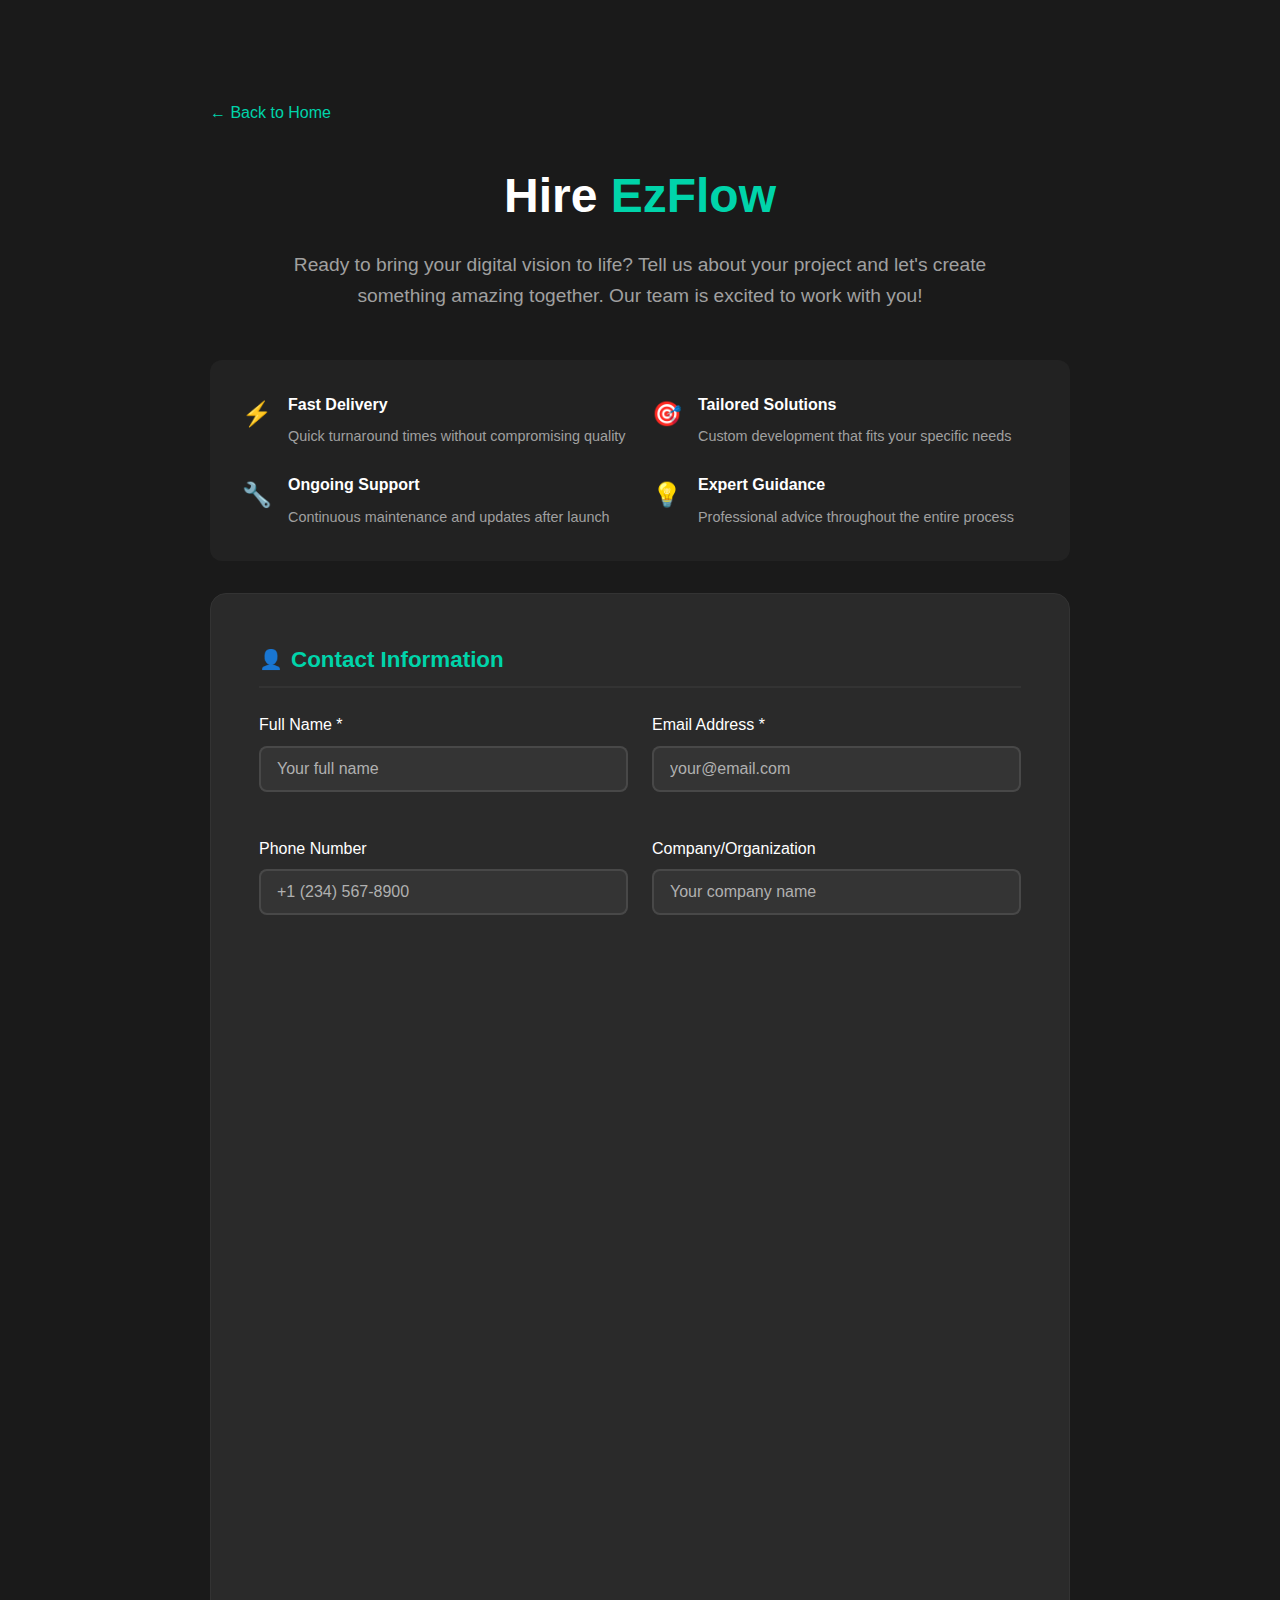
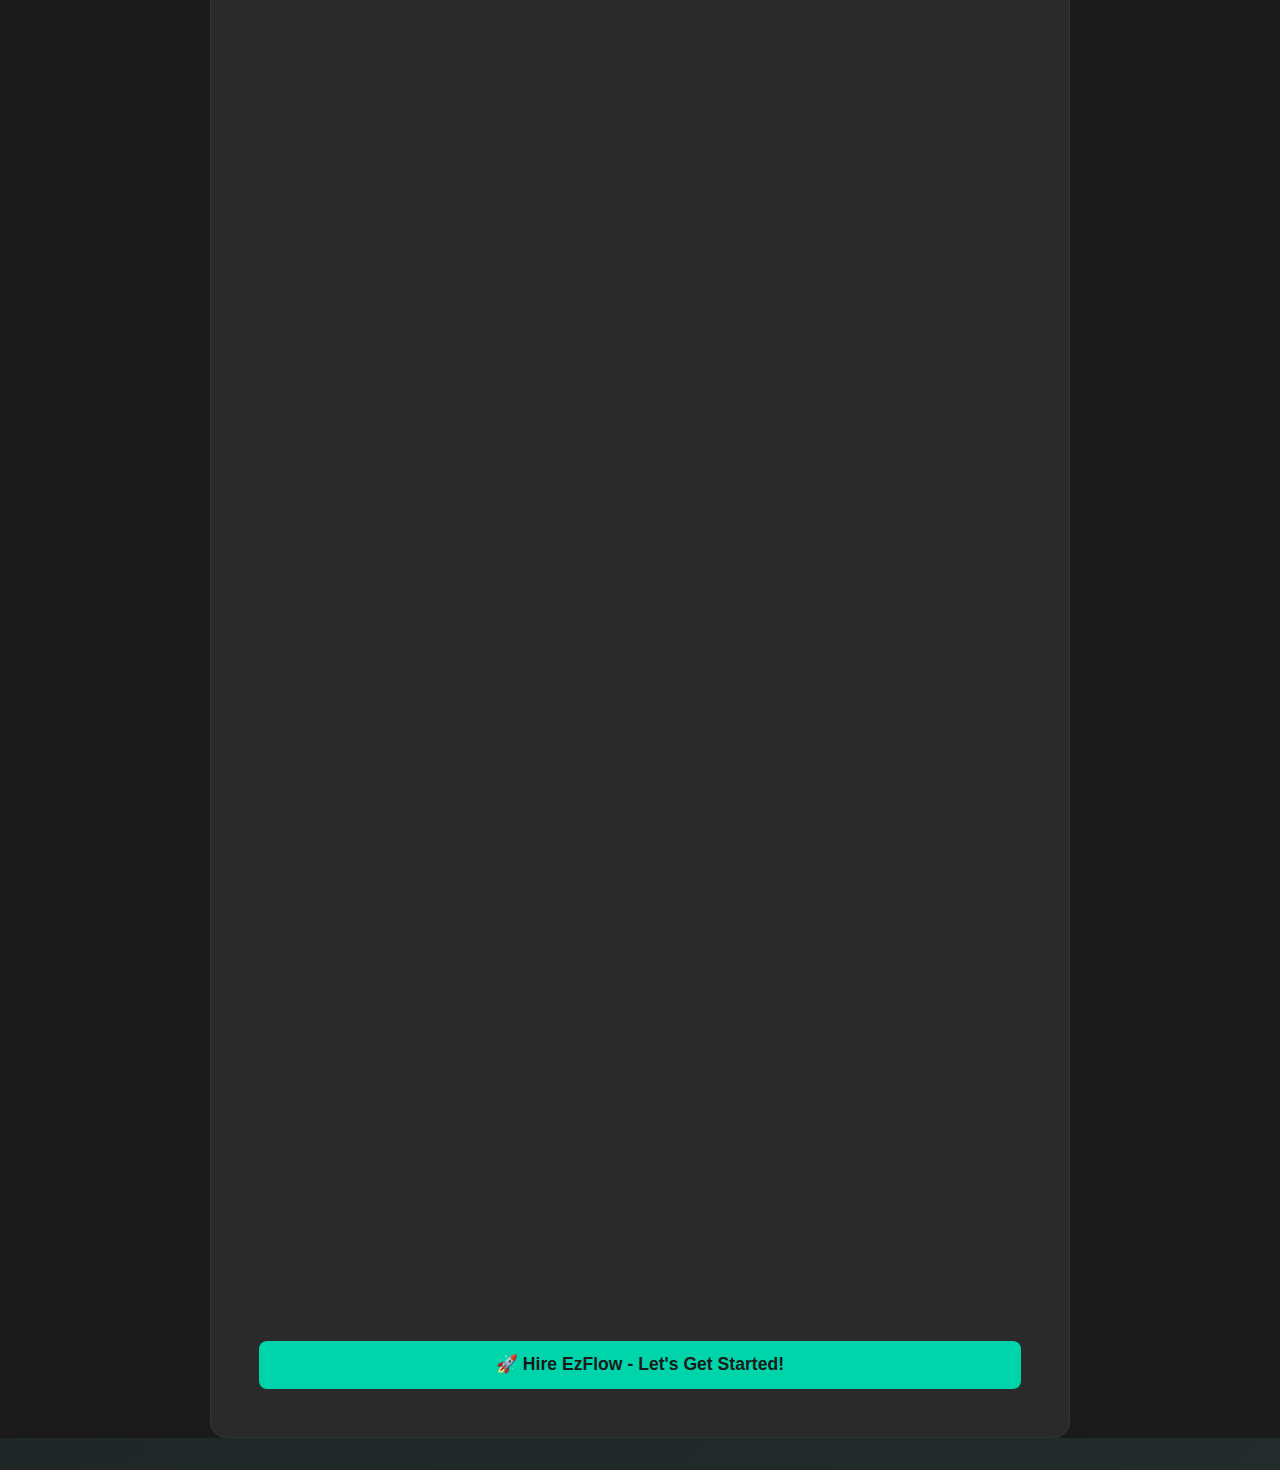
<file: hire-us.html>
<!DOCTYPE html>
<html lang="en">
<head>
    <meta charset="UTF-8">
    <meta name="viewport" content="width=device-width, initial-scale=1.0">
    <title>Hire Us - EzFlow team</title>
    <link rel="stylesheet" href="style.css">
    <style>
        .hire-page {
            min-height: 100vh;
            background: #1a1a1a;
            padding-top: 100px;
        }
        
        .hire-container {
            max-width: 900px;
            margin: 0 auto;
            padding: 0 20px;
        }
        
        .hire-header {
            text-align: center;
            margin-bottom: 3rem;
        }
        
        .hire-title {
            font-size: 3rem;
            font-weight: 700;
            margin-bottom: 1rem;
            color: #ffffff;
        }
        
        .hire-subtitle {
            font-size: 1.2rem;
            color: #a0a0a0;
            max-width: 700px;
            margin: 0 auto;
            line-height: 1.6;
        }
        
        .hire-form-container {
            background: #2a2a2a;
            padding: 3rem;
            border-radius: 16px;
            border: 1px solid #333;
            margin-bottom: 2rem;
        }
        
        .form-section {
            margin-bottom: 2.5rem;
        }
        
        .form-section-title {
            font-size: 1.4rem;
            font-weight: 600;
            color: #00d4aa;
            margin-bottom: 1.5rem;
            border-bottom: 2px solid #333;
            padding-bottom: 0.5rem;
            display: flex;
            align-items: center;
            gap: 0.5rem;
        }
        
        .section-icon {
            font-size: 1.2rem;
        }
        
        .form-row {
            display: grid;
            grid-template-columns: 1fr 1fr;
            gap: 1.5rem;
            margin-bottom: 1.5rem;
        }
        
        .project-type-grid {
            display: grid;
            grid-template-columns: repeat(auto-fit, minmax(200px, 1fr));
            gap: 1rem;
            margin-bottom: 1.5rem;
        }
        
        .project-type-card {
            position: relative;
        }
        
        .project-type-card input[type="radio"] {
            position: absolute;
            opacity: 0;
        }
        
        .project-type-card label {
            display: block;
            padding: 1.5rem;
            background: #333;
            border: 2px solid #444;
            border-radius: 12px;
            text-align: center;
            cursor: pointer;
            transition: all 0.3s ease;
            color: #ffffff;
        }
        
        .project-type-card input[type="radio"]:checked + label {
            background: #00d4aa;
            color: #1a1a1a;
            border-color: #00d4aa;
            transform: translateY(-2px);
        }
        
        .project-type-card label:hover {
            border-color: #00d4aa;
            transform: translateY(-1px);
        }
        
        .project-type-icon {
            font-size: 2rem;
            margin-bottom: 0.5rem;
            display: block;
        }
        
        .urgency-options {
            display: grid;
            grid-template-columns: repeat(auto-fit, minmax(150px, 1fr));
            gap: 1rem;
            margin-bottom: 1.5rem;
        }
        
        .urgency-option {
            position: relative;
        }
        
        .urgency-option input[type="radio"] {
            position: absolute;
            opacity: 0;
        }
        
        .urgency-option label {
            display: block;
            padding: 1rem;
            background: #333;
            border: 2px solid #444;
            border-radius: 8px;
            text-align: center;
            cursor: pointer;
            transition: all 0.3s ease;
            color: #ffffff;
            font-size: 0.9rem;
        }
        
        .urgency-option input[type="radio"]:checked + label {
            background: #00d4aa;
            color: #1a1a1a;
            border-color: #00d4aa;
        }
        
        .urgency-option label:hover {
            border-color: #00d4aa;
        }
        
        .budget-slider-container {
            margin-bottom: 1.5rem;
        }
        
        .budget-display {
            text-align: center;
            font-size: 1.5rem;
            font-weight: 600;
            color: #00d4aa;
            margin-bottom: 1rem;
        }
        
        .budget-slider {
            width: 100%;
            height: 8px;
            border-radius: 4px;
            background: #333;
            outline: none;
            -webkit-appearance: none;
        }
        
        .budget-slider::-webkit-slider-thumb {
            -webkit-appearance: none;
            appearance: none;
            width: 20px;
            height: 20px;
            border-radius: 50%;
            background: #00d4aa;
            cursor: pointer;
        }
        
        .budget-slider::-moz-range-thumb {
            width: 20px;
            height: 20px;
            border-radius: 50%;
            background: #00d4aa;
            cursor: pointer;
            border: none;
        }
        
        .budget-labels {
            display: flex;
            justify-content: space-between;
            font-size: 0.8rem;
            color: #a0a0a0;
            margin-top: 0.5rem;
        }
        
        .skills-grid {
            display: grid;
            grid-template-columns: repeat(auto-fit, minmax(150px, 1fr));
            gap: 1rem;
            margin-bottom: 1.5rem;
        }
        
        .skill-item {
            display: flex;
            align-items: center;
            gap: 0.5rem;
        }
        
        .skill-item input[type="checkbox"] {
            width: 18px;
            height: 18px;
            accent-color: #00d4aa;
        }
        
        .skill-item label {
            color: #ffffff;
            cursor: pointer;
            font-size: 0.9rem;
        }
        
        .back-link {
            display: inline-flex;
            align-items: center;
            gap: 0.5rem;
            color: #00d4aa;
            text-decoration: none;
            margin-bottom: 2rem;
            transition: color 0.3s ease;
        }
        
        .back-link:hover {
            color: #00c49a;
        }
        
        .hire-benefits {
            background: #222;
            padding: 2rem;
            border-radius: 12px;
            margin-bottom: 2rem;
        }
        
        .benefits-grid {
            display: grid;
            grid-template-columns: repeat(auto-fit, minmax(250px, 1fr));
            gap: 1.5rem;
        }
        
        .benefit-item {
            display: flex;
            align-items: flex-start;
            gap: 1rem;
        }
        
        .benefit-icon {
            font-size: 1.5rem;
            color: #00d4aa;
            margin-top: 0.2rem;
        }
        
        .benefit-content h4 {
            color: #ffffff;
            margin-bottom: 0.5rem;
        }
        
        .benefit-content p {
            color: #a0a0a0;
            font-size: 0.9rem;
        }
        
        @media (max-width: 768px) {
            .hire-title {
                font-size: 2rem;
            }
            
            .hire-form-container {
                padding: 2rem;
            }
            
            .form-row {
                grid-template-columns: 1fr;
            }
            
            .project-type-grid {
                grid-template-columns: 1fr;
            }
            
            .urgency-options {
                grid-template-columns: repeat(2, 1fr);
            }
            
            .skills-grid {
                grid-template-columns: 1fr;
            }
        }
    </style>
</head>
<body>
    <div class="hire-page">
        <div class="hire-container">
            <a href="index.html" class="back-link">
                ← Back to Home
            </a>
            
            <div class="hire-header">
                <h1 class="hire-title">Hire <span class="highlight">EzFlow</span></h1>
                <p class="hire-subtitle">
                    Ready to bring your digital vision to life? Tell us about your project and let's create something amazing together. Our team is excited to work with you!
                </p>
            </div>
            
            <div class="hire-benefits">
                <div class="benefits-grid">
                    <div class="benefit-item">
                        <span class="benefit-icon">⚡</span>
                        <div class="benefit-content">
                            <h4>Fast Delivery</h4>
                            <p>Quick turnaround times without compromising quality</p>
                        </div>
                    </div>
                    <div class="benefit-item">
                        <span class="benefit-icon">🎯</span>
                        <div class="benefit-content">
                            <h4>Tailored Solutions</h4>
                            <p>Custom development that fits your specific needs</p>
                        </div>
                    </div>
                    <div class="benefit-item">
                        <span class="benefit-icon">🔧</span>
                        <div class="benefit-content">
                            <h4>Ongoing Support</h4>
                            <p>Continuous maintenance and updates after launch</p>
                        </div>
                    </div>
                    <div class="benefit-item">
                        <span class="benefit-icon">💡</span>
                        <div class="benefit-content">
                            <h4>Expert Guidance</h4>
                            <p>Professional advice throughout the entire process</p>
                        </div>
                    </div>
                </div>
            </div>
            
            <div class="hire-form-container">
                <form action="https://api.web3forms.com/submit" method="POST">
                    <input type="hidden" name="access_key" value="d34dce40-3a19-407b-a463-cc27ae06e370" />
                    <input type="hidden" name="subject" value="New Hire Request from EzFlow" />
                    <input type="hidden" name="from_name" value="EzFlow Hire Form" />
                    
                    <!-- Contact Information -->
                    <div class="form-section">
                        <h3 class="form-section-title">
                            <span class="section-icon">👤</span>
                            Contact Information
                        </h3>
                        <div class="form-row">
                            <div class="form-group">
                                <label for="hire-name">Full Name *</label>
                                <input type="text" id="hire-name" name="name" placeholder="Your full name" required>
                            </div>
                            <div class="form-group">
                                <label for="hire-email">Email Address *</label>
                                <input type="email" id="hire-email" name="email" placeholder="your@email.com" required>
                            </div>
                        </div>
                        <div class="form-row">
                            <div class="form-group">
                                <label for="hire-phone">Phone Number</label>
                                <input type="tel" id="hire-phone" name="phone" placeholder="+1 (234) 567-8900">
                            </div>
                            <div class="form-group">
                                <label for="hire-company">Company/Organization</label>
                                <input type="text" id="hire-company" name="company" placeholder="Your company name">
                            </div>
                        </div>
                    </div>
                    
                    <!-- Project Type -->
                    <div class="form-section">
                        <h3 class="form-section-title">
                            <span class="section-icon">🚀</span>
                            What Type of Project Do You Need?
                        </h3>
                        <div class="project-type-grid">
                            <div class="project-type-card">
                                <input type="radio" id="website" name="project_type" value="Website Development">
                                <label for="website">
                                    <span class="project-type-icon">🌐</span>
                                    <strong>Website</strong><br>
                                    <small>Business, Portfolio, Blog</small>
                                </label>
                            </div>
                            <div class="project-type-card">
                                <input type="radio" id="ecommerce" name="project_type" value="E-commerce Store">
                                <label for="ecommerce">
                                    <span class="project-type-icon">🛒</span>
                                    <strong>E-commerce</strong><br>
                                    <small>Online Store, Shopping Cart</small>
                                </label>
                            </div>
                            <div class="project-type-card">
                                <input type="radio" id="webapp" name="project_type" value="Web Application">
                                <label for="webapp">
                                    <span class="project-type-icon">⚙️</span>
                                    <strong>Web App</strong><br>
                                    <small>Custom Application, Dashboard</small>
                                </label>
                            </div>
                            <div class="project-type-card">
                                <input type="radio" id="mobile" name="project_type" value="Mobile App">
                                <label for="mobile">
                                    <span class="project-type-icon">📱</span>
                                    <strong>Mobile App</strong><br>
                                    <small>iOS, Android, Cross-platform</small>
                                </label>
                            </div>
                            <div class="project-type-card">
                                <input type="radio" id="redesign" name="project_type" value="Website Redesign">
                                <label for="redesign">
                                    <span class="project-type-icon">🎨</span>
                                    <strong>Redesign</strong><br>
                                    <small>Modernize Existing Site</small>
                                </label>
                            </div>
                            <div class="project-type-card">
                                <input type="radio" id="other" name="project_type" value="Other">
                                <label for="other">
                                    <span class="project-type-icon">💡</span>
                                    <strong>Other</strong><br>
                                    <small>Custom Solution</small>
                                </label>
                            </div>
                        </div>
                    </div>
                    
                    <!-- Project Details -->
                    <div class="form-section">
                        <h3 class="form-section-title">
                            <span class="section-icon">📋</span>
                            Project Details
                        </h3>
                        <div class="form-group">
                            <label for="project-name">Project Name *</label>
                            <input type="text" id="project-name" name="project_name" placeholder="What should we call your project?" required>
                        </div>
                        <div class="form-group">
                            <label for="project-description">Project Description *</label>
                            <textarea id="project-description" name="project_description" rows="4" placeholder="Describe your project, goals, target audience, and any specific requirements..." required></textarea>
                        </div>
                        <div class="form-row">
                            <div class="form-group">
                                <label for="current-website">Current Website (if any)</label>
                                <input type="url" id="current-website" name="current_website" placeholder="https://yourwebsite.com">
                            </div>
                            <div class="form-group">
                                <label for="inspiration">Inspiration/Reference Sites</label>
                                <input type="text" id="inspiration" name="inspiration" placeholder="Sites you like or want to emulate">
                            </div>
                        </div>
                    </div>
                    
                    <!-- Budget -->
                    <div class="form-section">
                        <h3 class="form-section-title">
                            <span class="section-icon">💰</span>
                            Project Budget
                        </h3>
                        <div class="budget-slider-container">
                            <div class="budget-display" id="budget-display">$5,000</div>
                            <input type="range" class="budget-slider" id="budget-slider" name="budget" min="1000" max="50000" value="5000" step="500">
                            <div class="budget-labels">
                                <span>$1,000</span>
                                <span>$50,000+</span>
                            </div>
                        </div>
                    </div>
                    
                    <!-- Timeline -->
                    <div class="form-section">
                        <h3 class="form-section-title">
                            <span class="section-icon">⏰</span>
                            Project Timeline
                        </h3>
                        <div class="urgency-options">
                            <div class="urgency-option">
                                <input type="radio" id="urgent" name="timeline" value="ASAP (Rush Job)">
                                <label for="urgent">ASAP<br><small>(Rush Job)</small></label>
                            </div>
                            <div class="urgency-option">
                                <input type="radio" id="week" name="timeline" value="1 Week">
                                <label for="week">1 Week</label>
                            </div>
                            <div class="urgency-option">
                                <input type="radio" id="month" name="timeline" value="1 Month">
                                <label for="month">1 Month</label>
                            </div>
                            <div class="urgency-option">
                                <input type="radio" id="quarter" name="timeline" value="3 Months">
                                <label for="quarter">3 Months</label>
                            </div>
                            <div class="urgency-option">
                                <input type="radio" id="flexible" name="timeline" value="Flexible">
                                <label for="flexible">Flexible</label>
                            </div>
                        </div>
                    </div>
                    
                    <!-- Required Skills -->
                    <div class="form-section">
                        <h3 class="form-section-title">
                            <span class="section-icon">🛠️</span>
                            Required Technologies/Skills
                        </h3>
                        <div class="skills-grid">
                            <div class="skill-item">
                                <input type="checkbox" id="html-css" name="skills[]" value="HTML/CSS">
                                <label for="html-css">HTML/CSS</label>
                            </div>
                            <div class="skill-item">
                                <input type="checkbox" id="javascript" name="skills[]" value="JavaScript">
                                <label for="javascript">JavaScript</label>
                            </div>
                            <div class="skill-item">
                                <input type="checkbox" id="react" name="skills[]" value="React">
                                <label for="react">React</label>
                            </div>
                            <div class="skill-item">
                                <input type="checkbox" id="nodejs" name="skills[]" value="Node.js">
                                <label for="nodejs">Node.js</label>
                            </div>
                            <div class="skill-item">
                                <input type="checkbox" id="php" name="skills[]" value="PHP">
                                <label for="php">PHP</label>
                            </div>
                            <div class="skill-item">
                                <input type="checkbox" id="python" name="skills[]" value="Python">
                                <label for="python">Python</label>
                            </div>
                            <div class="skill-item">
                                <input type="checkbox" id="wordpress" name="skills[]" value="WordPress">
                                <label for="wordpress">WordPress</label>
                            </div>
                            <div class="skill-item">
                                <input type="checkbox" id="database" name="skills[]" value="Database">
                                <label for="database">Database</label>
                            </div>
                            <div class="skill-item">
                                <input type="checkbox" id="api" name="skills[]" value="API Integration">
                                <label for="api">API Integration</label>
                            </div>
                            <div class="skill-item">
                                <input type="checkbox" id="seo" name="skills[]" value="SEO">
                                <label for="seo">SEO</label>
                            </div>
                            <div class="skill-item">
                                <input type="checkbox" id="hosting" name="skills[]" value="Hosting/Deployment">
                                <label for="hosting">Hosting/Deployment</label>
                            </div>
                            <div class="skill-item">
                                <input type="checkbox" id="maintenance" name="skills[]" value="Maintenance">
                                <label for="maintenance">Maintenance</label>
                            </div>
                        </div>
                    </div>
                    
                    <!-- Additional Information -->
                    <div class="form-section">
                        <h3 class="form-section-title">
                            <span class="section-icon">📝</span>
                            Additional Information
                        </h3>
                        <div class="form-group">
                            <label for="additional-requirements">Special Requirements or Questions</label>
                            <textarea id="additional-requirements" name="additional_requirements" rows="3" placeholder="Any specific features, integrations, or questions you have..."></textarea>
                        </div>
                        <div class="form-group">
                            <label for="how-found">How did you find us?</label>
                            <input type="text" id="how-found" name="how_found" placeholder="Google, referral, social media, etc.">
                        </div>
                    </div>
                    
                    <button type="submit" class="btn btn-primary" style="width: 100%; margin-top: 1rem; font-size: 1.1rem; padding: 1.2rem;">
                        🚀 Hire EzFlow - Let's Get Started!
                    </button>
                </form>
            </div>
        </div>
    </div>
    
    <script>
        // Budget slider functionality
        const budgetSlider = document.getElementById('budget-slider');
        const budgetDisplay = document.getElementById('budget-display');
        
        function updateBudgetDisplay(value) {
            const budget = parseInt(value);
            if (budget >= 50000) {
                budgetDisplay.textContent = '$50,000+';
            } else {
                budgetDisplay.textContent = '$' + budget.toLocaleString();
            }
        }
        
        budgetSlider.addEventListener('input', function() {
            updateBudgetDisplay(this.value);
        });
        
        // Form submission handling
        document.querySelector('form').addEventListener('submit', function(e) {
            const submitButton = this.querySelector('button[type="submit"]');
            const originalText = submitButton.innerHTML;
            
            submitButton.innerHTML = '⏳ Sending Your Hire Request...';
            submitButton.disabled = true;
            
            // Re-enable button after form submission attempt
            setTimeout(() => {
                submitButton.innerHTML = originalText;
                submitButton.disabled = false;
            }, 3000);
        });
        
        // Add smooth animations
        document.addEventListener('DOMContentLoaded', function() {
            const formSections = document.querySelectorAll('.form-section');
            
            const observer = new IntersectionObserver(function(entries) {
                entries.forEach(entry => {
                    if (entry.isIntersecting) {
                        entry.target.style.opacity = '1';
                        entry.target.style.transform = 'translateY(0)';
                    }
                });
            }, { threshold: 0.1 });
            
            formSections.forEach(section => {
                section.style.opacity = '0';
                section.style.transform = 'translateY(20px)';
                section.style.transition = 'opacity 0.6s ease, transform 0.6s ease';
                observer.observe(section);
            });
            
            // Add hover effects to project type cards
            const projectCards = document.querySelectorAll('.project-type-card label');
            projectCards.forEach(card => {
                card.addEventListener('mouseenter', function() {
                    if (!this.previousElementSibling.checked) {
                        this.style.transform = 'translateY(-3px)';
                        this.style.boxShadow = '0 8px 25px rgba(0, 212, 170, 0.2)';
                    }
                });
                
                card.addEventListener('mouseleave', function() {
                    if (!this.previousElementSibling.checked) {
                        this.style.transform = 'translateY(0)';
                        this.style.boxShadow = 'none';
                    }
                });
            });
        });
    </script>
</body>
</html>
</file>
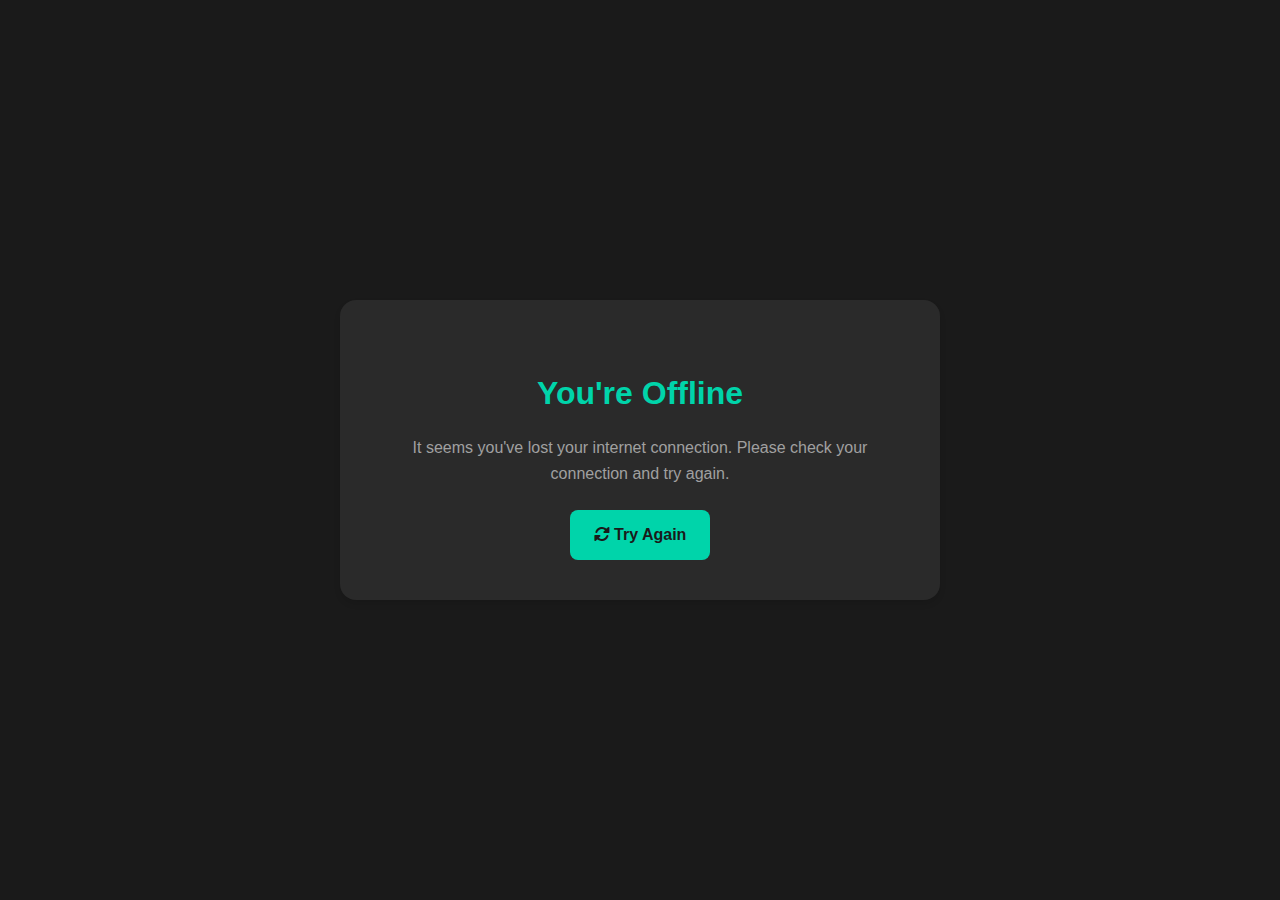
<file: offline.html>
<!DOCTYPE html>
<html lang="en">
<head>
    <meta charset="UTF-8">
    <meta name="viewport" content="width=device-width, initial-scale=1.0">
    <title>Offline - ExDev Digital Solutions</title>
    <style>
        * {
            margin: 0;
            padding: 0;
            box-sizing: border-box;
        }

        body {
            font-family: 'Inter', -apple-system, BlinkMacSystemFont, 'Segoe UI', 'Roboto', sans-serif;
            background-color: #1a1a1a;
            color: #ffffff;
            line-height: 1.6;
            min-height: 100vh;
            display: flex;
            align-items: center;
            justify-content: center;
            padding: 20px;
            text-align: center;
        }

        .offline-container {
            max-width: 600px;
            padding: 40px;
            background: #2a2a2a;
            border-radius: 16px;
            box-shadow: 0 4px 6px rgba(0, 0, 0, 0.1);
        }

        .offline-icon {
            font-size: 64px;
            color: #00d4aa;
            margin-bottom: 20px;
        }

        h1 {
            font-size: 2rem;
            margin-bottom: 1rem;
            color: #00d4aa;
        }

        p {
            margin-bottom: 1.5rem;
            color: #a0a0a0;
        }

        .retry-button {
            display: inline-block;
            padding: 12px 24px;
            background: #00d4aa;
            color: #1a1a1a;
            border: none;
            border-radius: 8px;
            font-size: 1rem;
            font-weight: 600;
            cursor: pointer;
            transition: background-color 0.3s ease;
            text-decoration: none;
        }

        .retry-button:hover {
            background: #00c49a;
        }

        @media (max-width: 480px) {
            .offline-container {
                padding: 30px;
            }

            h1 {
                font-size: 1.5rem;
            }

            .offline-icon {
                font-size: 48px;
            }
        }
    </style>
    <link rel="stylesheet" href="https://cdnjs.cloudflare.com/ajax/libs/font-awesome/6.0.0/css/all.min.css">
</head>
<body>
    <div class="offline-container">
        <i class="fas fa-wifi-slash offline-icon"></i>
        <h1>You're Offline</h1>
        <p>It seems you've lost your internet connection. Please check your connection and try again.</p>
        <a href="/" class="retry-button" onclick="window.location.reload()">
            <i class="fas fa-sync-alt"></i> Try Again
        </a>
    </div>
</body>
</html>
</file>
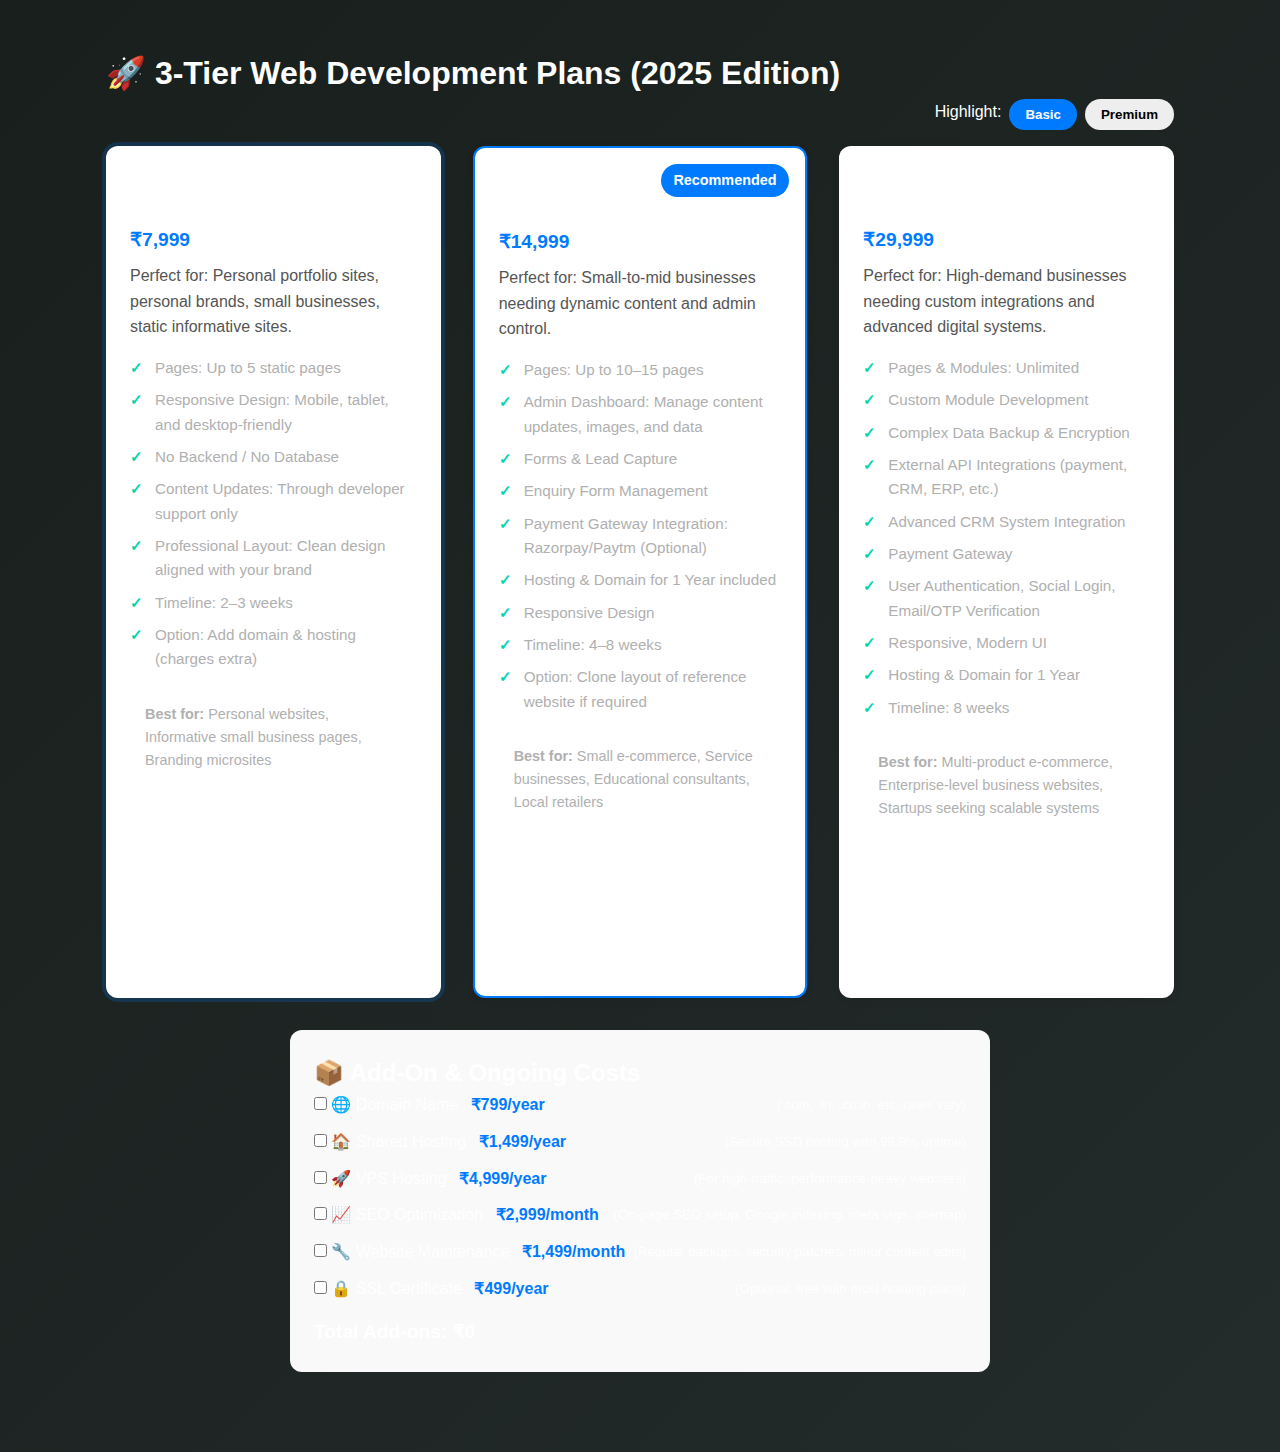
<file: pricing.html>
<!DOCTYPE html>
<html lang="en">
<head>
  <meta charset="UTF-8">
  <meta name="viewport" content="width=device-width, initial-scale=1.0">
  <title>Web Development Plans & Pricing</title>
  <link rel="stylesheet" href="style.css">
  <style>
    /* Inline styles for new components, can be moved to style.css */
    .pricing-section { max-width: 1100px; margin: 2rem auto; padding: 1rem; }
    .pricing-toggle { display: flex; justify-content: flex-end; margin-bottom: 1rem; }
    .toggle-btn { background: #eee; border: none; padding: 0.5rem 1rem; margin-left: 0.5rem; cursor: pointer; border-radius: 20px; font-weight: bold; }
    .toggle-btn.active { background: #007bff; color: #fff; }
    .pricing-table { display: flex; flex-wrap: wrap; gap: 2rem; justify-content: center; }
    .plan-card { background: #fff; border-radius: 12px; box-shadow: 0 2px 8px rgba(0,0,0,0.07); padding: 2rem 1.5rem; flex: 1 1 300px; max-width: 340px; position: relative; transition: box-shadow 0.2s; }
    .plan-card.recommended { border: 2px solid #007bff; }
    .badge { position: absolute; top: 1rem; right: 1rem; background: #007bff; color: #fff; padding: 0.3rem 0.8rem; border-radius: 20px; font-size: 0.9rem; font-weight: bold; }
    .plan-title { font-size: 1.5rem; font-weight: bold; margin-bottom: 0.5rem; }
    .plan-price { font-size: 1.2rem; color: #007bff; margin-bottom: 0.5rem; }
    .plan-ideal { font-size: 1rem; color: #555; margin-bottom: 1rem; }
    .plan-features { list-style: none; padding: 0; margin-bottom: 1rem; }
    .plan-features li { margin-bottom: 0.5rem; }
    .testimonials, .logos { margin-top: 1rem; }
    .logos img { height: 32px; margin-right: 0.5rem; }
    @media (max-width: 900px) { .pricing-table { flex-direction: column; align-items: center; } }
    .addons-section { background: #f9f9f9; border-radius: 12px; padding: 1.5rem; margin: 2rem 0; max-width: 700px; margin-left: auto; margin-right: auto; }
    .addons-list { list-style: none; padding: 0; }
    .addons-list li { margin-bottom: 0.7rem; display: flex; align-items: center; }
    .addons-list label { flex: 1; cursor: pointer; }
    .addons-price { font-weight: bold; color: #007bff; margin-left: 0.5rem; }
    .total-price { font-size: 1.2rem; font-weight: bold; margin-top: 1rem; }
  </style>
</head>
<body>
  <div class="pricing-section">
    <h1>🚀 3-Tier Web Development Plans (2025 Edition)</h1>
    <div class="pricing-toggle">
      <span>Highlight:</span>
      <button class="toggle-btn active" id="toggle-basic">Basic</button>
      <button class="toggle-btn" id="toggle-premium">Premium</button>
    </div>
    <div class="pricing-table">
      <!-- Basic Plan -->
      <div class="plan-card" id="plan-basic">
        <div class="plan-title">Basic Plan</div>
        <div class="plan-price">₹7,999</div>
        <div class="plan-ideal">Perfect for: Personal portfolio sites, personal brands, small businesses, static informative sites.</div>
        <ul class="plan-features">
          <li>Pages: Up to 5 static pages</li>
          <li>Responsive Design: Mobile, tablet, and desktop-friendly</li>
          <li>No Backend / No Database</li>
          <li>Content Updates: Through developer support only</li>
          <li>Professional Layout: Clean design aligned with your brand</li>
          <li>Timeline: 2–3 weeks</li>
          <li>Option: Add domain & hosting (charges extra)</li>
        </ul>
        <div class="plan-bestfor"><strong>Best for:</strong> Personal websites, Informative small business pages, Branding microsites</div>
        <div class="testimonials">
          <strong>Testimonials:</strong>
          <div><em>"Perfect for my startup!"</em> – Client A</div>
        </div>
        <div class="logos">
          <i class="fas fa-rocket" style="font-size: 24px; color: #007bff;"></i>
          <i class="fas fa-star" style="font-size: 24px; color: #ffc107; margin-left: 10px;"></i>
        </div>
      </div>
      <!-- Standard Plan -->
      <div class="plan-card recommended" id="plan-standard">
        <span class="badge">Recommended</span>
        <div class="plan-title">Standard Plan</div>
        <div class="plan-price">₹14,999</div>
        <div class="plan-ideal">Perfect for: Small-to-mid businesses needing dynamic content and admin control.</div>
        <ul class="plan-features">
          <li>Pages: Up to 10–15 pages</li>
          <li>Admin Dashboard: Manage content updates, images, and data</li>
          <li>Forms & Lead Capture</li>
          <li>Enquiry Form Management</li>
          <li>Payment Gateway Integration: Razorpay/Paytm (Optional)</li>
          <li>Hosting & Domain for 1 Year included</li>
          <li>Responsive Design</li>
          <li>Timeline: 4–8 weeks</li>
          <li>Option: Clone layout of reference website if required</li>
        </ul>
        <div class="plan-bestfor"><strong>Best for:</strong> Small e-commerce, Service businesses, Educational consultants, Local retailers</div>
        <div class="testimonials">
          <strong>Testimonials:</strong>
          <div><em>"Our agency grew fast!"</em> – Client B</div>
        </div>
        <div class="logos">
          <i class="fas fa-chart-line" style="font-size: 24px; color: #28a745;"></i>
          <i class="fas fa-cogs" style="font-size: 24px; color: #007bff; margin-left: 10px;"></i>
          <i class="fas fa-shield-alt" style="font-size: 24px; color: #ffc107; margin-left: 10px;"></i>
        </div>
      </div>
      <!-- Premium Plan -->
      <div class="plan-card" id="plan-premium">
        <div class="plan-title">Premium Plan</div>
        <div class="plan-price">₹29,999</div>
        <div class="plan-ideal">Perfect for: High-demand businesses needing custom integrations and advanced digital systems.</div>
        <ul class="plan-features">
          <li>Pages & Modules: Unlimited</li>
          <li>Custom Module Development</li>
          <li>Complex Data Backup & Encryption</li>
          <li>External API Integrations (payment, CRM, ERP, etc.)</li>
          <li>Advanced CRM System Integration</li>
          <li>Payment Gateway</li>
          <li>User Authentication, Social Login, Email/OTP Verification</li>
          <li>Responsive, Modern UI</li>
          <li>Hosting & Domain for 1 Year</li>
          <li>Timeline: 8 weeks</li>
        </ul>
        <div class="plan-bestfor"><strong>Best for:</strong> Multi-product e-commerce, Enterprise-level business websites, Startups seeking scalable systems</div>
        <div class="testimonials">
          <strong>Testimonials:</strong>
          <div><em>"Enterprise-level quality!"</em> – Client C</div>
        </div>
        <div class="logos">
          <i class="fas fa-crown" style="font-size: 24px; color: #dc3545;"></i>
          <i class="fas fa-infinity" style="font-size: 24px; color: #6f42c1; margin-left: 10px;"></i>
          <i class="fas fa-lock" style="font-size: 24px; color: #28a745; margin-left: 10px;"></i>
          <i class="fas fa-cloud" style="font-size: 24px; color: #17a2b8; margin-left: 10px;"></i>
        </div>
      </div>
    </div>

    <!-- Add-ons & Ongoing Costs -->
    <div class="addons-section">
      <h2>📦 Add-On & Ongoing Costs</h2>
      <form id="addons-form">
        <ul class="addons-list">
          <li><label><input type="checkbox" class="addon" data-price="799"> 🌐 Domain Name <span class="addons-price">₹799/year</span></label> <small>(.com, .in, .co.in, etc. rates vary)</small></li>
          <li><label><input type="checkbox" class="addon" data-price="1499"> 🏠 Shared Hosting <span class="addons-price">₹1,499/year</span></label> <small>(Secure SSD hosting with 99.9% uptime)</small></li>
          <li><label><input type="checkbox" class="addon" data-price="4999"> 🚀 VPS Hosting <span class="addons-price">₹4,999/year</span></label> <small>(For high-traffic, performance-heavy websites)</small></li>
          <li><label><input type="checkbox" class="addon" data-price="2999"> 📈 SEO Optimization <span class="addons-price">₹2,999/month</span></label> <small>(On-page SEO setup, Google indexing, meta tags, sitemap)</small></li>
          <li><label><input type="checkbox" class="addon" data-price="1499"> 🔧 Website Maintenance <span class="addons-price">₹1,499/month</span></label> <small>(Regular backups, security patches, minor content edits)</small></li>
          <li><label><input type="checkbox" class="addon" data-price="499"> 🔒 SSL Certificate <span class="addons-price">₹499/year</span></label> <small>(Optional, free with most hosting plans)</small></li>
        </ul>
        <div class="total-price">Total Add-ons: ₹<span id="addons-total">0</span></div>
      </form>
    </div>
  </div>
  <script src="script.js"></script>
  <script>
    // Toggle highlight between Basic and Premium
    const toggleBasic = document.getElementById('toggle-basic');
    const togglePremium = document.getElementById('toggle-premium');
    const planBasic = document.getElementById('plan-basic');
    const planPremium = document.getElementById('plan-premium');
    toggleBasic.addEventListener('click', () => {
      toggleBasic.classList.add('active');
      togglePremium.classList.remove('active');
      planBasic.style.boxShadow = '0 0 0 4px #007bff33';
      planPremium.style.boxShadow = '';
    });
    togglePremium.addEventListener('click', () => {
      togglePremium.classList.add('active');
      toggleBasic.classList.remove('active');
      planPremium.style.boxShadow = '0 0 0 4px #007bff33';
      planBasic.style.boxShadow = '';
    });
    // Default highlight
    planBasic.style.boxShadow = '0 0 0 4px #007bff33';

    // Add-ons calculator
    const addonsForm = document.getElementById('addons-form');
    const addonsTotal = document.getElementById('addons-total');
    addonsForm.addEventListener('change', () => {
      let total = 0;
      addonsForm.querySelectorAll('.addon:checked').forEach(cb => {
        // For e-commerce add-on, use min price
        if (cb.nextSibling && cb.nextSibling.textContent.includes('E-commerce')) {
          total += 4999;
        } else {
          total += parseInt(cb.getAttribute('data-price'));
        }
      });
      addonsTotal.textContent = total.toLocaleString();
    });
  </script>
</body>
</html>
</file>
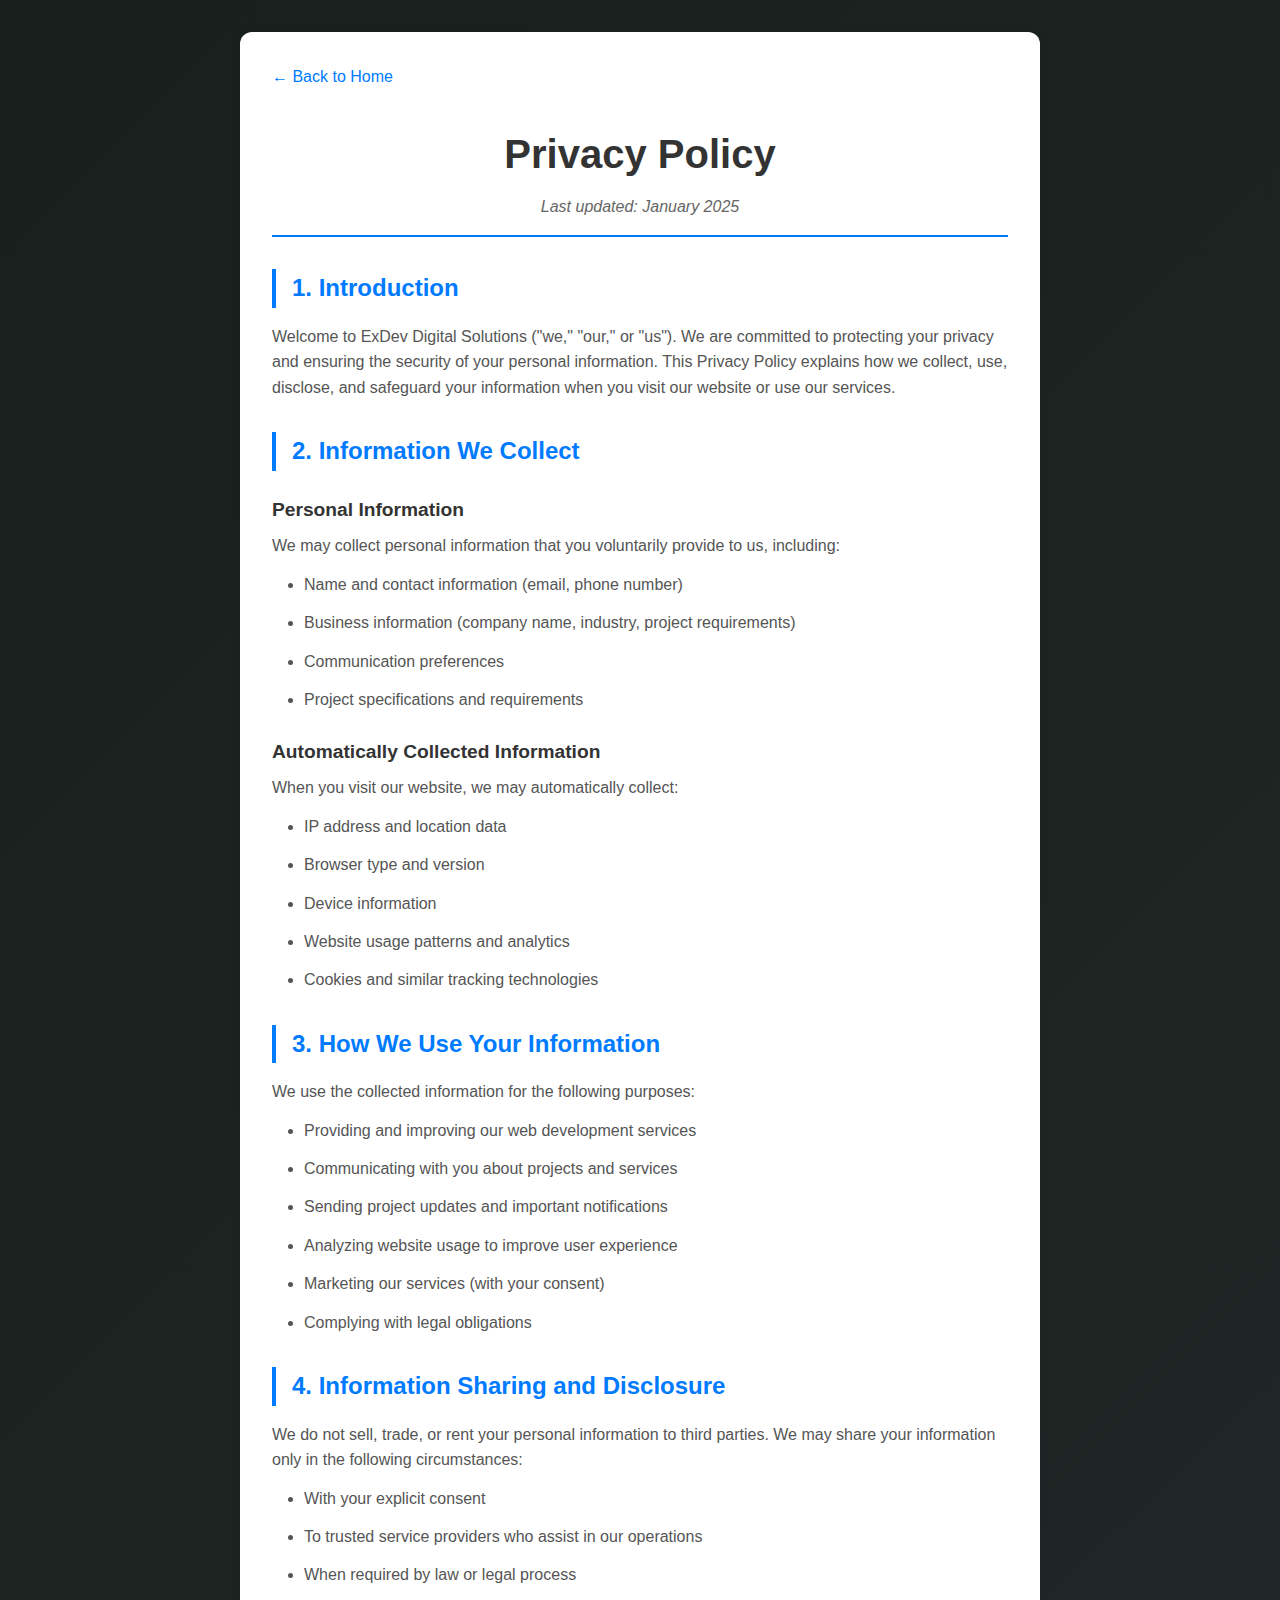
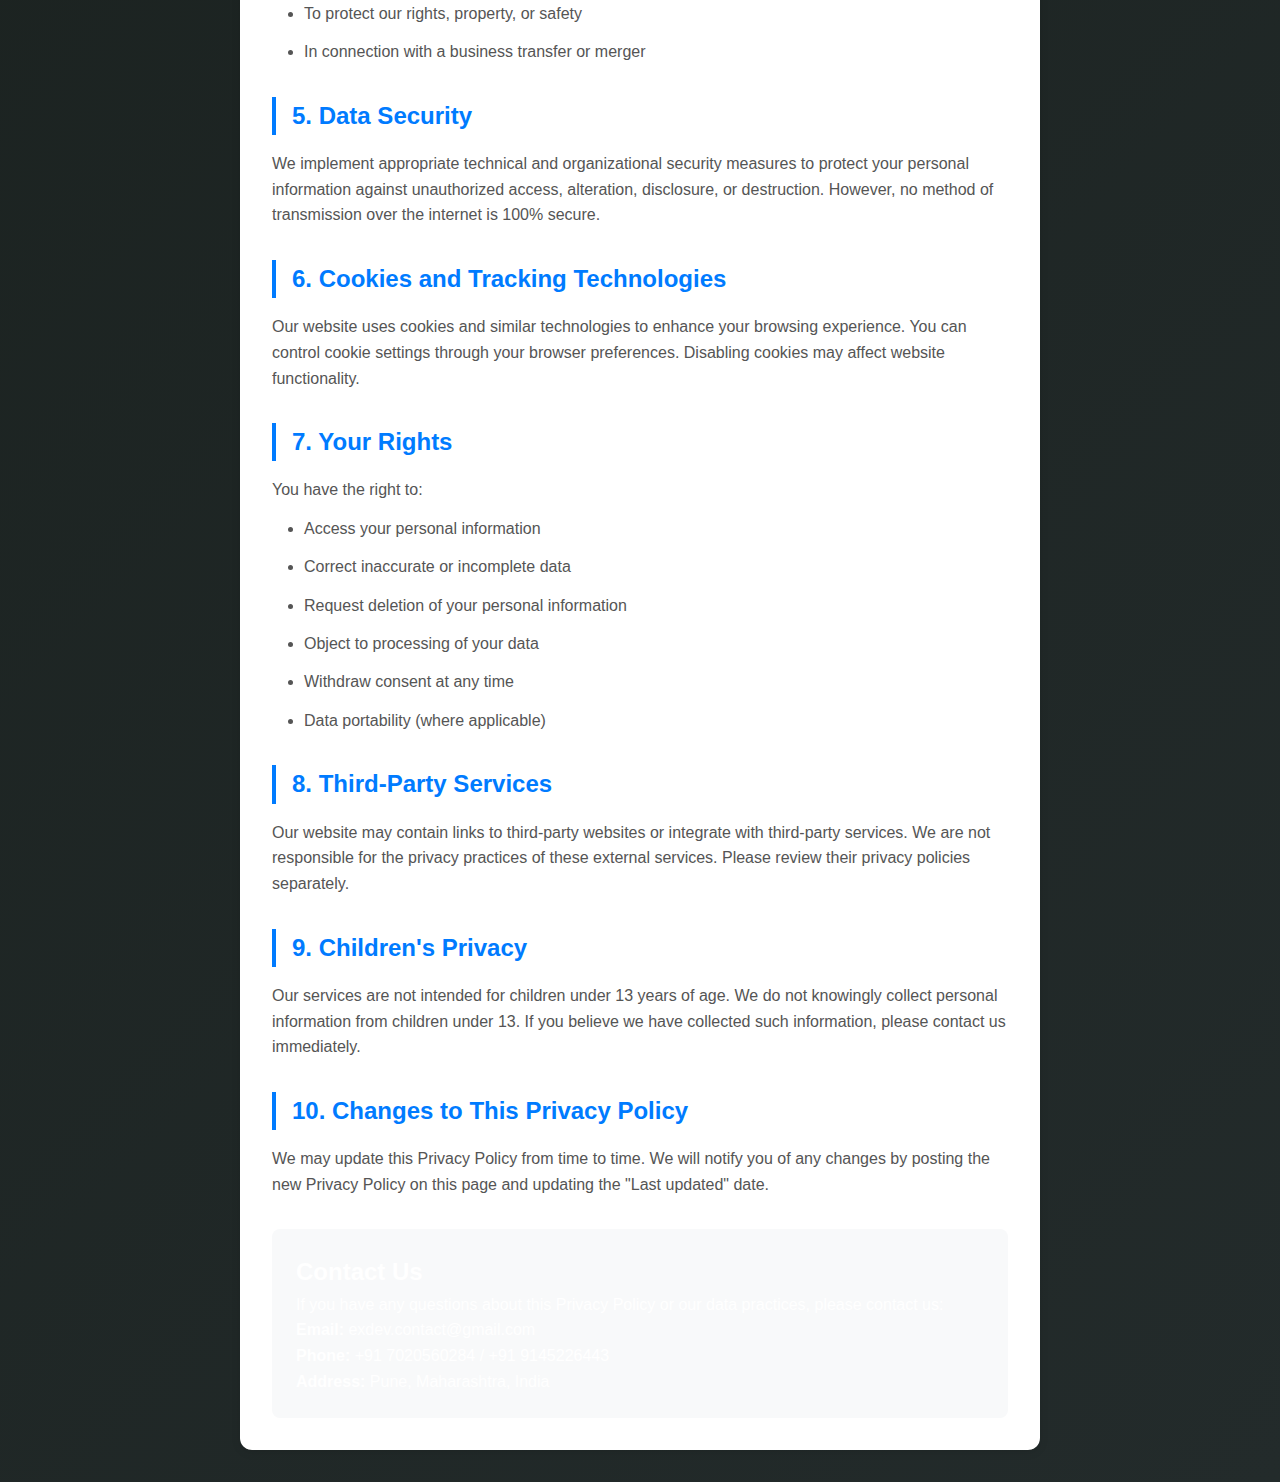
<file: privacy-policy.html>
<!DOCTYPE html>
<html lang="en">
<head>
    <meta charset="UTF-8">
    <meta name="viewport" content="width=device-width, initial-scale=1.0">
    <title>Privacy Policy - ExDev Digital Solutions</title>
    <meta name="description" content="Privacy Policy for ExDev Digital Solutions - How we collect, use, and protect your personal information.">
    <link rel="stylesheet" href="style.css">
    <link rel="icon" type="image/png" href="public/images/logo.png">
    <style>
        .legal-page {
            max-width: 800px;
            margin: 2rem auto;
            padding: 2rem;
            background: #fff;
            border-radius: 12px;
            box-shadow: 0 2px 10px rgba(0,0,0,0.1);
            line-height: 1.6;
        }
        .legal-header {
            text-align: center;
            margin-bottom: 2rem;
            padding-bottom: 1rem;
            border-bottom: 2px solid #007bff;
        }
        .legal-title {
            font-size: 2.5rem;
            color: #333;
            margin-bottom: 0.5rem;
        }
        .last-updated {
            color: #666;
            font-style: italic;
        }
        .section {
            margin-bottom: 2rem;
        }
        .section h2 {
            color: #007bff;
            font-size: 1.5rem;
            margin-bottom: 1rem;
            border-left: 4px solid #007bff;
            padding-left: 1rem;
        }
        .section h3 {
            color: #333;
            font-size: 1.2rem;
            margin: 1.5rem 0 0.5rem 0;
        }
        .section p, .section li {
            color: #555;
            margin-bottom: 0.8rem;
        }
        .section ul {
            padding-left: 2rem;
        }
        .contact-info {
            background: #f8f9fa;
            padding: 1.5rem;
            border-radius: 8px;
            margin-top: 2rem;
        }
        .back-link {
            display: inline-block;
            margin-bottom: 2rem;
            color: #007bff;
            text-decoration: none;
            font-weight: 500;
        }
        .back-link:hover {
            text-decoration: underline;
        }
    </style>
</head>
<body>
    <div class="legal-page">
        <a href="index.html" class="back-link">← Back to Home</a>
        
        <div class="legal-header">
            <h1 class="legal-title">Privacy Policy</h1>
            <p class="last-updated">Last updated: January 2025</p>
        </div>

        <div class="section">
            <h2>1. Introduction</h2>
            <p>Welcome to ExDev Digital Solutions ("we," "our," or "us"). We are committed to protecting your privacy and ensuring the security of your personal information. This Privacy Policy explains how we collect, use, disclose, and safeguard your information when you visit our website or use our services.</p>
        </div>

        <div class="section">
            <h2>2. Information We Collect</h2>
            <h3>Personal Information</h3>
            <p>We may collect personal information that you voluntarily provide to us, including:</p>
            <ul>
                <li>Name and contact information (email, phone number)</li>
                <li>Business information (company name, industry, project requirements)</li>
                <li>Communication preferences</li>
                <li>Project specifications and requirements</li>
            </ul>
            
            <h3>Automatically Collected Information</h3>
            <p>When you visit our website, we may automatically collect:</p>
            <ul>
                <li>IP address and location data</li>
                <li>Browser type and version</li>
                <li>Device information</li>
                <li>Website usage patterns and analytics</li>
                <li>Cookies and similar tracking technologies</li>
            </ul>
        </div>

        <div class="section">
            <h2>3. How We Use Your Information</h2>
            <p>We use the collected information for the following purposes:</p>
            <ul>
                <li>Providing and improving our web development services</li>
                <li>Communicating with you about projects and services</li>
                <li>Sending project updates and important notifications</li>
                <li>Analyzing website usage to improve user experience</li>
                <li>Marketing our services (with your consent)</li>
                <li>Complying with legal obligations</li>
            </ul>
        </div>

        <div class="section">
            <h2>4. Information Sharing and Disclosure</h2>
            <p>We do not sell, trade, or rent your personal information to third parties. We may share your information only in the following circumstances:</p>
            <ul>
                <li>With your explicit consent</li>
                <li>To trusted service providers who assist in our operations</li>
                <li>When required by law or legal process</li>
                <li>To protect our rights, property, or safety</li>
                <li>In connection with a business transfer or merger</li>
            </ul>
        </div>

        <div class="section">
            <h2>5. Data Security</h2>
            <p>We implement appropriate technical and organizational security measures to protect your personal information against unauthorized access, alteration, disclosure, or destruction. However, no method of transmission over the internet is 100% secure.</p>
        </div>

        <div class="section">
            <h2>6. Cookies and Tracking Technologies</h2>
            <p>Our website uses cookies and similar technologies to enhance your browsing experience. You can control cookie settings through your browser preferences. Disabling cookies may affect website functionality.</p>
        </div>

        <div class="section">
            <h2>7. Your Rights</h2>
            <p>You have the right to:</p>
            <ul>
                <li>Access your personal information</li>
                <li>Correct inaccurate or incomplete data</li>
                <li>Request deletion of your personal information</li>
                <li>Object to processing of your data</li>
                <li>Withdraw consent at any time</li>
                <li>Data portability (where applicable)</li>
            </ul>
        </div>

        <div class="section">
            <h2>8. Third-Party Services</h2>
            <p>Our website may contain links to third-party websites or integrate with third-party services. We are not responsible for the privacy practices of these external services. Please review their privacy policies separately.</p>
        </div>

        <div class="section">
            <h2>9. Children's Privacy</h2>
            <p>Our services are not intended for children under 13 years of age. We do not knowingly collect personal information from children under 13. If you believe we have collected such information, please contact us immediately.</p>
        </div>

        <div class="section">
            <h2>10. Changes to This Privacy Policy</h2>
            <p>We may update this Privacy Policy from time to time. We will notify you of any changes by posting the new Privacy Policy on this page and updating the "Last updated" date.</p>
        </div>

        <div class="contact-info">
            <h2>Contact Us</h2>
            <p>If you have any questions about this Privacy Policy or our data practices, please contact us:</p>
            <p><strong>Email:</strong> exdev.contact@gmail.com</p>
            <p><strong>Phone:</strong> +91 7020560284 / +91 9145226443</p>
            <p><strong>Address:</strong> Pune, Maharashtra, India</p>
        </div>
    </div>
</body>
</html>
</file>
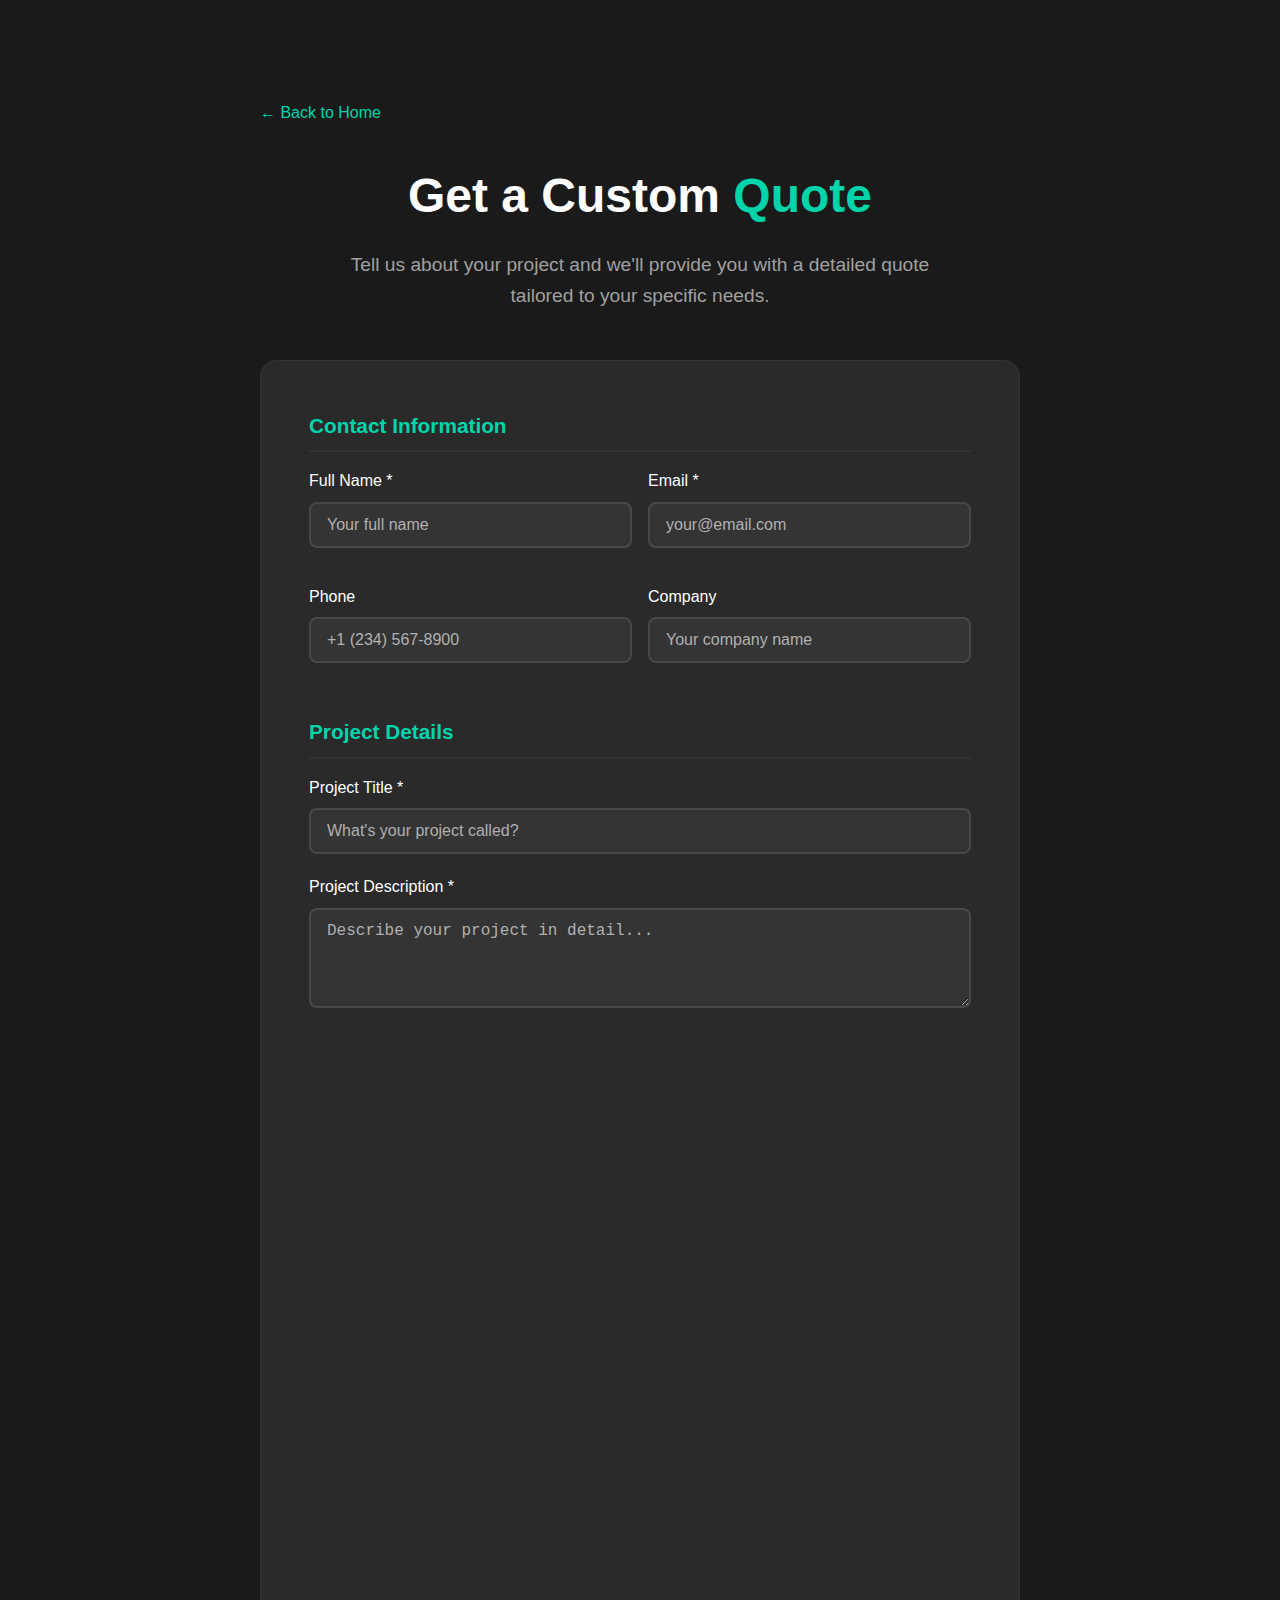
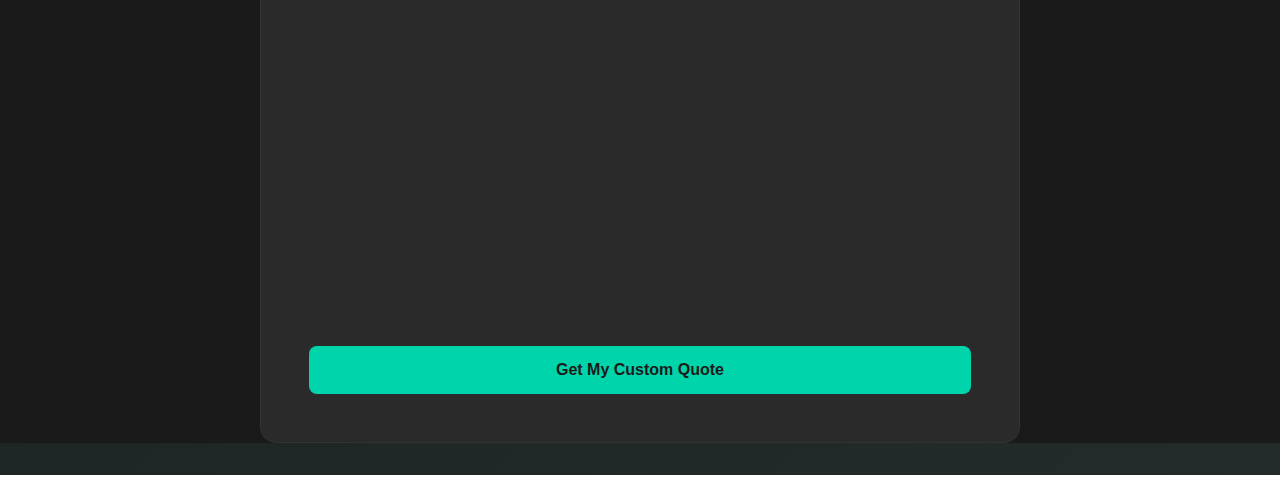
<file: quote.html>
<!DOCTYPE html>
<html lang="en">
<head>
    <meta charset="UTF-8">
    <meta name="viewport" content="width=device-width, initial-scale=1.0">
    <title>Get a Custom Quote - EzFlow</title>
    <link rel="stylesheet" href="style.css">
    <style>
        .quote-page {
            min-height: 100vh;
            background: #1a1a1a;
            padding-top: 100px;
        }
        
        .quote-container {
            max-width: 800px;
            margin: 0 auto;
            padding: 0 20px;
        }
        
        .quote-header {
            text-align: center;
            margin-bottom: 3rem;
        }
        
        .quote-title {
            font-size: 3rem;
            font-weight: 700;
            margin-bottom: 1rem;
            color: #ffffff;
        }
        
        .quote-subtitle {
            font-size: 1.2rem;
            color: #a0a0a0;
            max-width: 600px;
            margin: 0 auto;
        }
        
        .quote-form-container {
            background: #2a2a2a;
            padding: 3rem;
            border-radius: 16px;
            border: 1px solid #333;
            margin-bottom: 2rem;
        }
        
        .form-section {
            margin-bottom: 2rem;
        }
        
        .form-section-title {
            font-size: 1.3rem;
            font-weight: 600;
            color: #00d4aa;
            margin-bottom: 1rem;
            border-bottom: 2px solid #333;
            padding-bottom: 0.5rem;
        }
        
        .form-row {
            display: grid;
            grid-template-columns: 1fr 1fr;
            gap: 1rem;
            margin-bottom: 1rem;
        }
        
        .checkbox-group {
            display: grid;
            grid-template-columns: repeat(auto-fit, minmax(200px, 1fr));
            gap: 1rem;
            margin-bottom: 1rem;
        }
        
        .checkbox-item {
            display: flex;
            align-items: center;
            gap: 0.5rem;
        }
        
        .checkbox-item input[type="checkbox"] {
            width: 18px;
            height: 18px;
            accent-color: #00d4aa;
        }
        
        .checkbox-item label {
            color: #ffffff;
            cursor: pointer;
        }
        
        .budget-options {
            display: grid;
            grid-template-columns: repeat(auto-fit, minmax(150px, 1fr));
            gap: 1rem;
            margin-bottom: 1rem;
        }
        
        .budget-option {
            position: relative;
        }
        
        .budget-option input[type="radio"] {
            position: absolute;
            opacity: 0;
        }
        
        .budget-option label {
            display: block;
            padding: 1rem;
            background: #333;
            border: 2px solid #444;
            border-radius: 8px;
            text-align: center;
            cursor: pointer;
            transition: all 0.3s ease;
            color: #ffffff;
        }
        
        .budget-option input[type="radio"]:checked + label {
            background: #00d4aa;
            color: #1a1a1a;
            border-color: #00d4aa;
        }
        
        .budget-option label:hover {
            border-color: #00d4aa;
        }
        
        .timeline-options {
            display: grid;
            grid-template-columns: repeat(auto-fit, minmax(120px, 1fr));
            gap: 1rem;
            margin-bottom: 1rem;
        }
        
        .timeline-option {
            position: relative;
        }
        
        .timeline-option input[type="radio"] {
            position: absolute;
            opacity: 0;
        }
        
        .timeline-option label {
            display: block;
            padding: 0.8rem;
            background: #333;
            border: 2px solid #444;
            border-radius: 8px;
            text-align: center;
            cursor: pointer;
            transition: all 0.3s ease;
            color: #ffffff;
            font-size: 0.9rem;
        }
        
        .timeline-option input[type="radio"]:checked + label {
            background: #00d4aa;
            color: #1a1a1a;
            border-color: #00d4aa;
        }
        
        .timeline-option label:hover {
            border-color: #00d4aa;
        }
        
        .back-link {
            display: inline-flex;
            align-items: center;
            gap: 0.5rem;
            color: #00d4aa;
            text-decoration: none;
            margin-bottom: 2rem;
            transition: color 0.3s ease;
        }
        
        .back-link:hover {
            color: #00c49a;
        }
        
        @media (max-width: 768px) {
            .quote-title {
                font-size: 2rem;
            }
            
            .quote-form-container {
                padding: 2rem;
            }
            
            .form-row {
                grid-template-columns: 1fr;
            }
            
            .budget-options,
            .timeline-options {
                grid-template-columns: 1fr;
            }
        }
    </style>
</head>
<body>
    <div class="quote-page">
        <div class="quote-container">
            <a href="index.html" class="back-link">
                ← Back to Home
            </a>
            
            <div class="quote-header">
                <h1 class="quote-title">Get a Custom <span class="highlight">Quote</span></h1>
                <p class="quote-subtitle">
                    Tell us about your project and we'll provide you with a detailed quote tailored to your specific needs.
                </p>
            </div>
            
            <div class="quote-form-container">
                <form action="https://api.web3forms.com/submit" method="POST">
                    <input type="hidden" name="access_key" value="d34dce40-3a19-407b-a463-cc27ae06e370" />
                    <input type="hidden" name="subject" value="Custom Quote Request from ExDev" />
                    <input type="hidden" name="from_name" value="ExDev Quote Form" />
                    
                    <!-- Contact Information -->
                    <div class="form-section">
                        <h3 class="form-section-title">Contact Information</h3>
                        <div class="form-row">
                            <div class="form-group">
                                <label for="quote-name">Full Name *</label>
                                <input type="text" id="quote-name" name="name" placeholder="Your full name" required>
                            </div>
                            <div class="form-group">
                                <label for="quote-email">Email *</label>
                                <input type="email" id="quote-email" name="email" placeholder="your@email.com" required>
                            </div>
                        </div>
                        <div class="form-row">
                            <div class="form-group">
                                <label for="quote-phone">Phone</label>
                                <input type="tel" id="quote-phone" name="phone" placeholder="+1 (234) 567-8900">
                            </div>
                            <div class="form-group">
                                <label for="quote-company">Company</label>
                                <input type="text" id="quote-company" name="company" placeholder="Your company name">
                            </div>
                        </div>
                    </div>
                    
                    <!-- Project Details -->
                    <div class="form-section">
                        <h3 class="form-section-title">Project Details</h3>
                        <div class="form-group">
                            <label for="project-title">Project Title *</label>
                            <input type="text" id="project-title" name="project_title" placeholder="What's your project called?" required>
                        </div>
                        <div class="form-group">
                            <label for="project-description">Project Description *</label>
                            <textarea id="project-description" name="project_description" rows="4" placeholder="Describe your project in detail..." required></textarea>
                        </div>
                    </div>
                    
                    <!-- Services Needed -->
                    <div class="form-section">
                        <h3 class="form-section-title">Services Needed</h3>
                        <div class="checkbox-group">
                            <div class="checkbox-item">
                                <input type="checkbox" id="web-design" name="services[]" value="Web Design">
                                <label for="web-design">Web Design</label>
                            </div>
                            <div class="checkbox-item">
                                <input type="checkbox" id="web-development" name="services[]" value="Web Development">
                                <label for="web-development">Web Development</label>
                            </div>
                            <div class="checkbox-item">
                                <input type="checkbox" id="ecommerce" name="services[]" value="E-commerce">
                                <label for="ecommerce">E-commerce</label>
                            </div>
                            <div class="checkbox-item">
                                <input type="checkbox" id="mobile-app" name="services[]" value="Mobile App">
                                <label for="mobile-app">Mobile App</label>
                            </div>
                            <div class="checkbox-item">
                                <input type="checkbox" id="cms" name="services[]" value="CMS Development">
                                <label for="cms">CMS Development</label>
                            </div>
                            <div class="checkbox-item">
                                <input type="checkbox" id="api" name="services[]" value="API Development">
                                <label for="api">API Development</label>
                            </div>
                            <div class="checkbox-item">
                                <input type="checkbox" id="maintenance" name="services[]" value="Maintenance & Support">
                                <label for="maintenance">Maintenance & Support</label>
                            </div>
                            <div class="checkbox-item">
                                <input type="checkbox" id="other-service" name="services[]" value="Other">
                                <label for="other-service">Other</label>
                            </div>
                        </div>
                    </div>
                    
                    <!-- Budget Range -->
                    <div class="form-section">
                        <h3 class="form-section-title">Budget Range</h3>
                        <div class="budget-options">
                            <div class="budget-option">
                                <input type="radio" id="budget-1" name="budget" value="Under ₹50,000">
                                <label for="budget-1">Under ₹50,000</label>
                            </div>
                            <div class="budget-option">
                                <input type="radio" id="budget-2" name="budget" value="₹50,000 - ₹1,00,000">
                                <label for="budget-2">₹50,000 - ₹1,00,000</label>
                            </div>
                            <div class="budget-option">
                                <input type="radio" id="budget-3" name="budget" value="₹1,00,000 - ₹2,50,000">
                                <label for="budget-3">₹1,00,000 - ₹2,50,000</label>
                            </div>
                            <div class="budget-option">
                                <input type="radio" id="budget-4" name="budget" value="₹2,50,000 - ₹5,00,000">
                                <label for="budget-4">₹2,50,000 - ₹5,00,000</label>
                            </div>
                            <div class="budget-option">
                                <input type="radio" id="budget-5" name="budget" value="₹5,00,000+">
                                <label for="budget-5">₹5,00,000+</label>
                            </div>
                            <div class="budget-option">
                                <input type="radio" id="budget-discuss" name="budget" value="Let's discuss">
                                <label for="budget-discuss">Let's discuss</label>
                            </div>
                        </div>
                    </div>
                    
                    <!-- Timeline -->
                    <div class="form-section">
                        <h3 class="form-section-title">Project Timeline</h3>
                        <div class="timeline-options">
                            <div class="timeline-option">
                                <input type="radio" id="timeline-asap" name="timeline" value="ASAP">
                                <label for="timeline-asap">ASAP</label>
                            </div>
                            <div class="timeline-option">
                                <input type="radio" id="timeline-1month" name="timeline" value="1 Month">
                                <label for="timeline-1month">1 Month</label>
                            </div>
                            <div class="timeline-option">
                                <input type="radio" id="timeline-3months" name="timeline" value="3 Months">
                                <label for="timeline-3months">3 Months</label>
                            </div>
                            <div class="timeline-option">
                                <input type="radio" id="timeline-6months" name="timeline" value="6 Months">
                                <label for="timeline-6months">6 Months</label>
                            </div>
                            <div class="timeline-option">
                                <input type="radio" id="timeline-flexible" name="timeline" value="Flexible">
                                <label for="timeline-flexible">Flexible</label>
                            </div>
                        </div>
                    </div>
                    
                    <!-- Additional Information -->
                    <div class="form-section">
                        <h3 class="form-section-title">Additional Information</h3>
                        <div class="form-group">
                            <label for="additional-info">Anything else you'd like us to know?</label>
                            <textarea id="additional-info" name="additional_info" rows="3" placeholder="Any specific requirements, preferences, or questions..."></textarea>
                        </div>
                    </div>
                    
                    <button type="submit" class="btn btn-primary" style="width: 100%; margin-top: 1rem;">
                        Get My Custom Quote
                    </button>
                </form>
            </div>
        </div>
    </div>
    
    <script>
        // Form submission handling
        document.querySelector('form').addEventListener('submit', function(e) {
            const submitButton = this.querySelector('button[type="submit"]');
            const originalText = submitButton.textContent;
            
            submitButton.textContent = 'Sending Quote Request...';
            submitButton.disabled = true;
            
            // Re-enable button after form submission attempt
            setTimeout(() => {
                submitButton.textContent = originalText;
                submitButton.disabled = false;
            }, 3000);
        });
        
        // Add smooth animations
        document.addEventListener('DOMContentLoaded', function() {
            const formSections = document.querySelectorAll('.form-section');
            
            const observer = new IntersectionObserver(function(entries) {
                entries.forEach(entry => {
                    if (entry.isIntersecting) {
                        entry.target.style.opacity = '1';
                        entry.target.style.transform = 'translateY(0)';
                    }
                });
            }, { threshold: 0.1 });
            
            formSections.forEach(section => {
                section.style.opacity = '0';
                section.style.transform = 'translateY(20px)';
                section.style.transition = 'opacity 0.6s ease, transform 0.6s ease';
                observer.observe(section);
            });
        });
    </script>
</body>
</html>
</file>
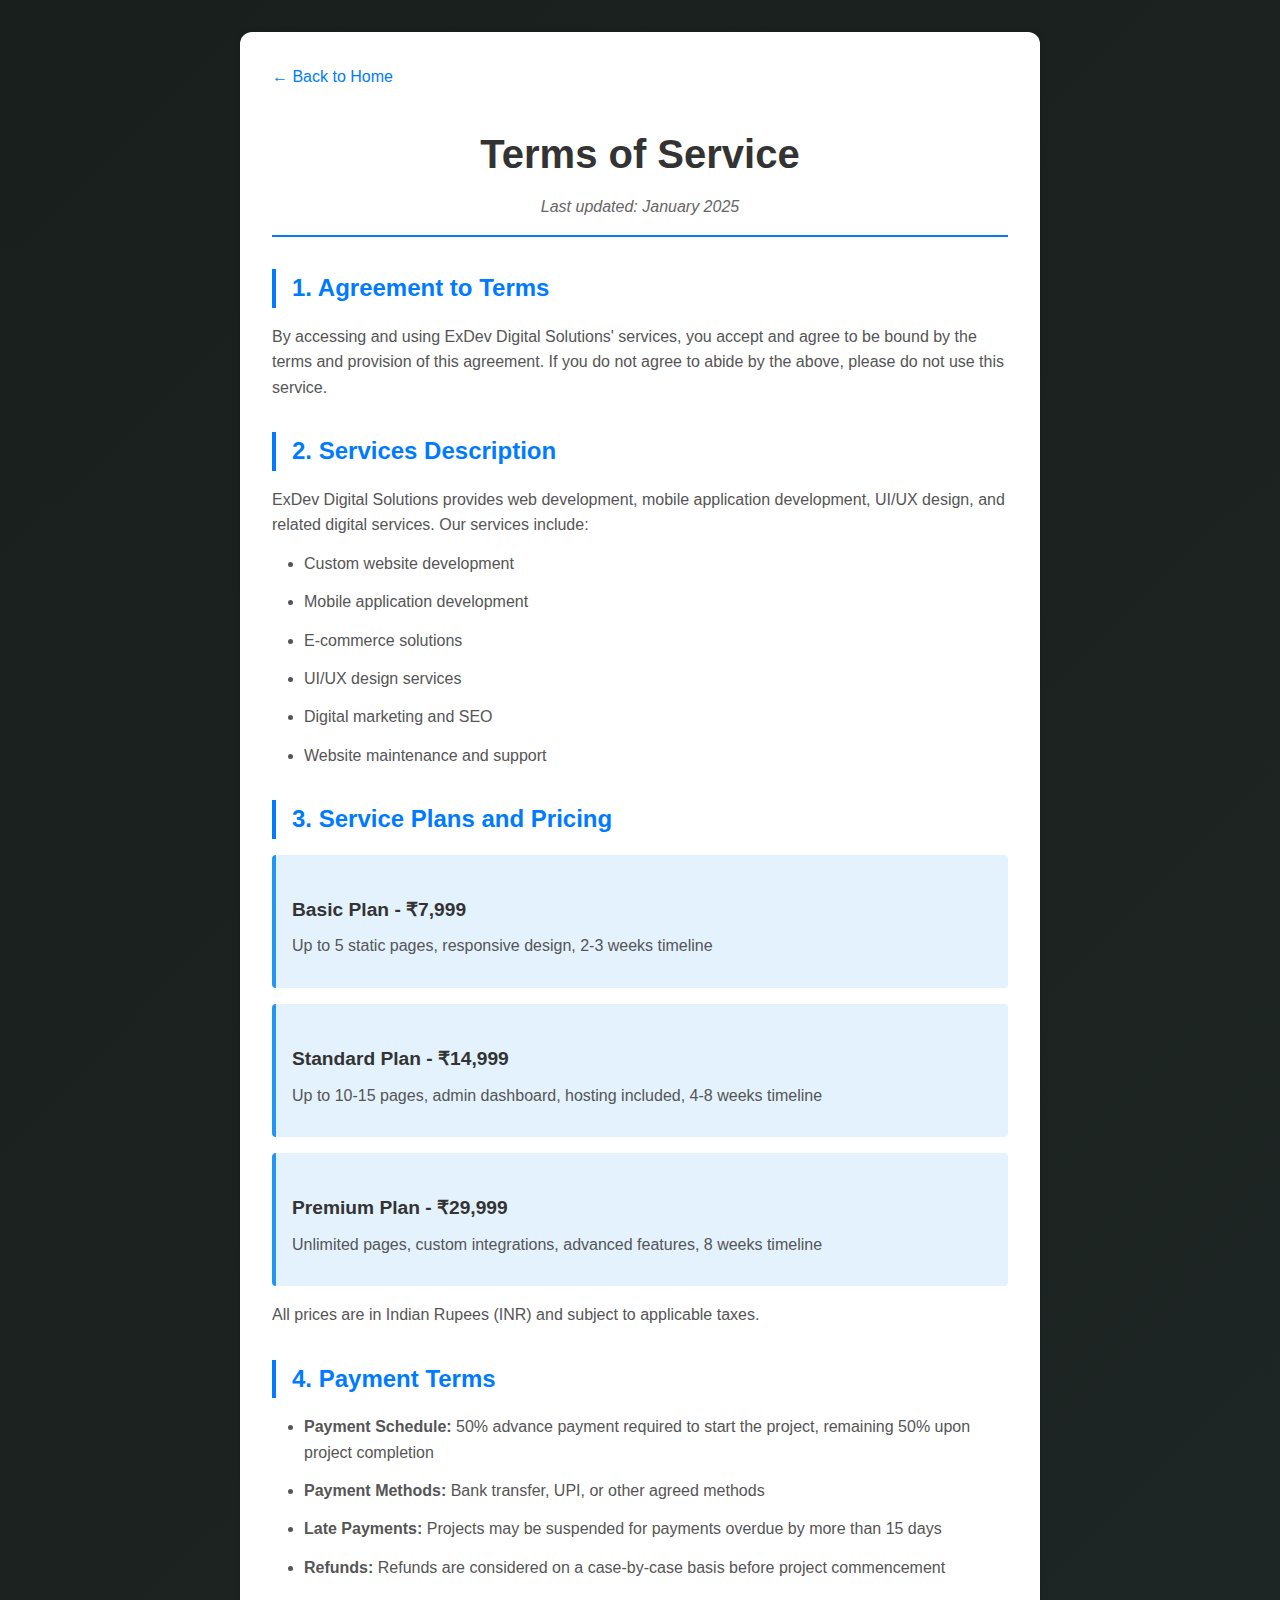
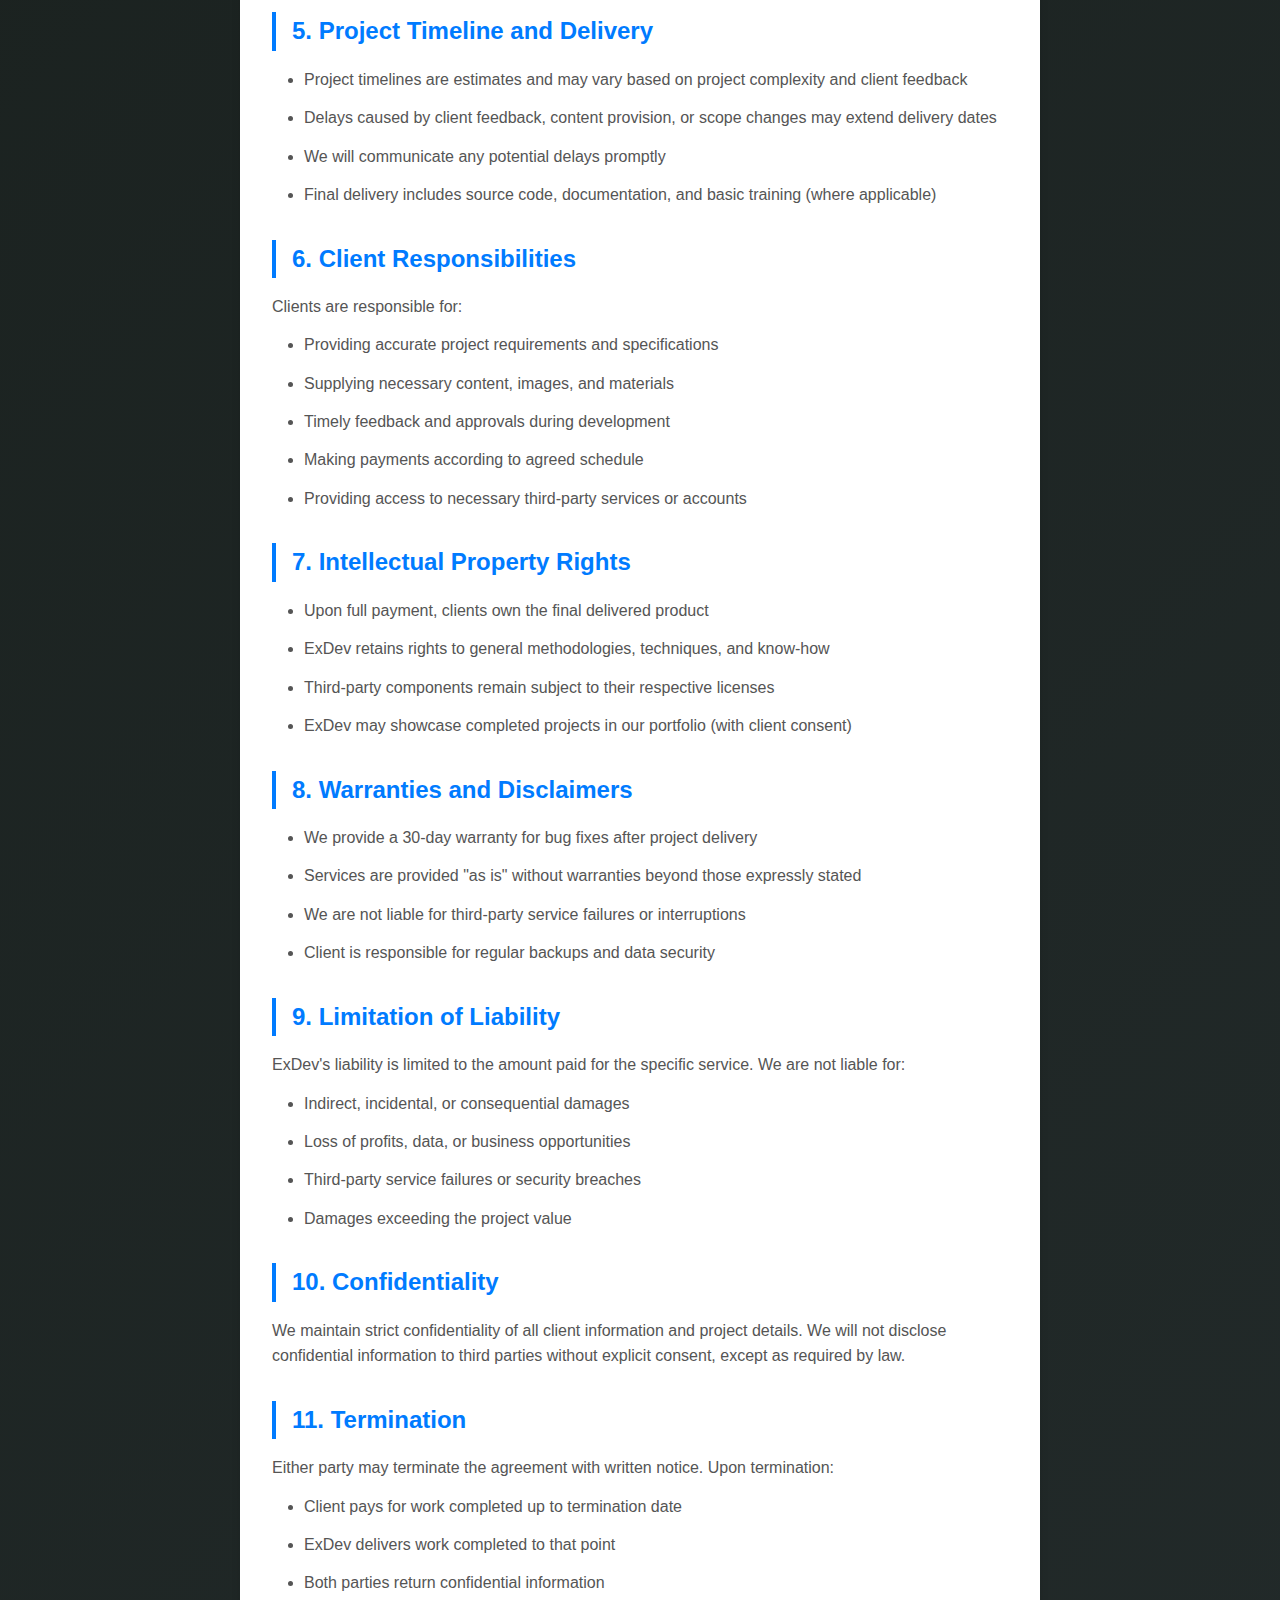
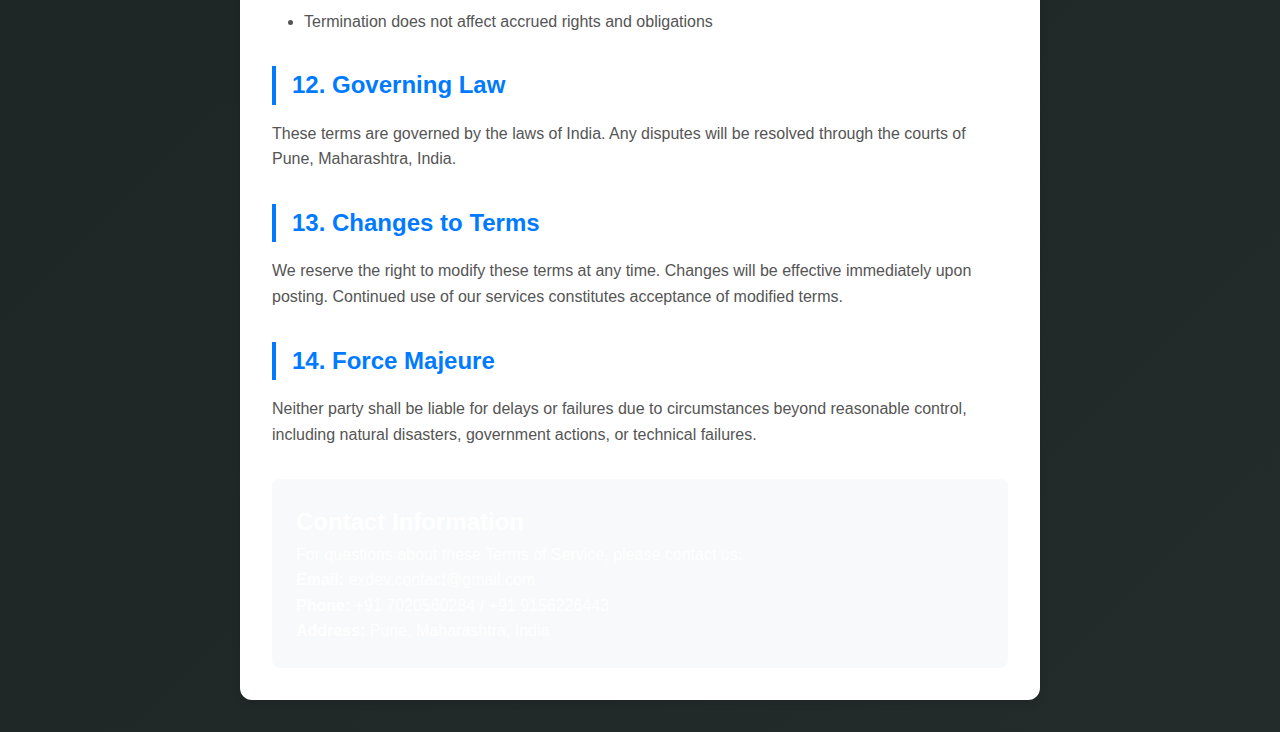
<file: terms-of-service.html>
<!DOCTYPE html>
<html lang="en">
<head>
    <meta charset="UTF-8">
    <meta name="viewport" content="width=device-width, initial-scale=1.0">
    <title>Terms of Service - ExDev Digital Solutions</title>
    <meta name="description" content="Terms of Service for ExDev Digital Solutions - Legal terms and conditions for using our web development services.">
    <link rel="stylesheet" href="style.css">
    <link rel="icon" type="image/png" href="public/images/logo.png">
    <style>
        .legal-page {
            max-width: 800px;
            margin: 2rem auto;
            padding: 2rem;
            background: #fff;
            border-radius: 12px;
            box-shadow: 0 2px 10px rgba(0,0,0,0.1);
            line-height: 1.6;
        }
        .legal-header {
            text-align: center;
            margin-bottom: 2rem;
            padding-bottom: 1rem;
            border-bottom: 2px solid #007bff;
        }
        .legal-title {
            font-size: 2.5rem;
            color: #333;
            margin-bottom: 0.5rem;
        }
        .last-updated {
            color: #666;
            font-style: italic;
        }
        .section {
            margin-bottom: 2rem;
        }
        .section h2 {
            color: #007bff;
            font-size: 1.5rem;
            margin-bottom: 1rem;
            border-left: 4px solid #007bff;
            padding-left: 1rem;
        }
        .section h3 {
            color: #333;
            font-size: 1.2rem;
            margin: 1.5rem 0 0.5rem 0;
        }
        .section p, .section li {
            color: #555;
            margin-bottom: 0.8rem;
        }
        .section ul {
            padding-left: 2rem;
        }
        .contact-info {
            background: #f8f9fa;
            padding: 1.5rem;
            border-radius: 8px;
            margin-top: 2rem;
        }
        .back-link {
            display: inline-block;
            margin-bottom: 2rem;
            color: #007bff;
            text-decoration: none;
            font-weight: 500;
        }
        .back-link:hover {
            text-decoration: underline;
        }
        .highlight-box {
            background: #e3f2fd;
            border-left: 4px solid #2196f3;
            padding: 1rem;
            margin: 1rem 0;
            border-radius: 4px;
        }
    </style>
</head>
<body>
    <div class="legal-page">
        <a href="index.html" class="back-link">← Back to Home</a>
        
        <div class="legal-header">
            <h1 class="legal-title">Terms of Service</h1>
            <p class="last-updated">Last updated: January 2025</p>
        </div>

        <div class="section">
            <h2>1. Agreement to Terms</h2>
            <p>By accessing and using ExDev Digital Solutions' services, you accept and agree to be bound by the terms and provision of this agreement. If you do not agree to abide by the above, please do not use this service.</p>
        </div>

        <div class="section">
            <h2>2. Services Description</h2>
            <p>ExDev Digital Solutions provides web development, mobile application development, UI/UX design, and related digital services. Our services include:</p>
            <ul>
                <li>Custom website development</li>
                <li>Mobile application development</li>
                <li>E-commerce solutions</li>
                <li>UI/UX design services</li>
                <li>Digital marketing and SEO</li>
                <li>Website maintenance and support</li>
            </ul>
        </div>

        <div class="section">
            <h2>3. Service Plans and Pricing</h2>
            <div class="highlight-box">
                <h3>Basic Plan - ₹7,999</h3>
                <p>Up to 5 static pages, responsive design, 2-3 weeks timeline</p>
            </div>
            <div class="highlight-box">
                <h3>Standard Plan - ₹14,999</h3>
                <p>Up to 10-15 pages, admin dashboard, hosting included, 4-8 weeks timeline</p>
            </div>
            <div class="highlight-box">
                <h3>Premium Plan - ₹29,999</h3>
                <p>Unlimited pages, custom integrations, advanced features, 8 weeks timeline</p>
            </div>
            <p>All prices are in Indian Rupees (INR) and subject to applicable taxes.</p>
        </div>

        <div class="section">
            <h2>4. Payment Terms</h2>
            <ul>
                <li><strong>Payment Schedule:</strong> 50% advance payment required to start the project, remaining 50% upon project completion</li>
                <li><strong>Payment Methods:</strong> Bank transfer, UPI, or other agreed methods</li>
                <li><strong>Late Payments:</strong> Projects may be suspended for payments overdue by more than 15 days</li>
                <li><strong>Refunds:</strong> Refunds are considered on a case-by-case basis before project commencement</li>
            </ul>
        </div>

        <div class="section">
            <h2>5. Project Timeline and Delivery</h2>
            <ul>
                <li>Project timelines are estimates and may vary based on project complexity and client feedback</li>
                <li>Delays caused by client feedback, content provision, or scope changes may extend delivery dates</li>
                <li>We will communicate any potential delays promptly</li>
                <li>Final delivery includes source code, documentation, and basic training (where applicable)</li>
            </ul>
        </div>

        <div class="section">
            <h2>6. Client Responsibilities</h2>
            <p>Clients are responsible for:</p>
            <ul>
                <li>Providing accurate project requirements and specifications</li>
                <li>Supplying necessary content, images, and materials</li>
                <li>Timely feedback and approvals during development</li>
                <li>Making payments according to agreed schedule</li>
                <li>Providing access to necessary third-party services or accounts</li>
            </ul>
        </div>

        <div class="section">
            <h2>7. Intellectual Property Rights</h2>
            <ul>
                <li>Upon full payment, clients own the final delivered product</li>
                <li>ExDev retains rights to general methodologies, techniques, and know-how</li>
                <li>Third-party components remain subject to their respective licenses</li>
                <li>ExDev may showcase completed projects in our portfolio (with client consent)</li>
            </ul>
        </div>

        <div class="section">
            <h2>8. Warranties and Disclaimers</h2>
            <ul>
                <li>We provide a 30-day warranty for bug fixes after project delivery</li>
                <li>Services are provided "as is" without warranties beyond those expressly stated</li>
                <li>We are not liable for third-party service failures or interruptions</li>
                <li>Client is responsible for regular backups and data security</li>
            </ul>
        </div>

        <div class="section">
            <h2>9. Limitation of Liability</h2>
            <p>ExDev's liability is limited to the amount paid for the specific service. We are not liable for:</p>
            <ul>
                <li>Indirect, incidental, or consequential damages</li>
                <li>Loss of profits, data, or business opportunities</li>
                <li>Third-party service failures or security breaches</li>
                <li>Damages exceeding the project value</li>
            </ul>
        </div>

        <div class="section">
            <h2>10. Confidentiality</h2>
            <p>We maintain strict confidentiality of all client information and project details. We will not disclose confidential information to third parties without explicit consent, except as required by law.</p>
        </div>

        <div class="section">
            <h2>11. Termination</h2>
            <p>Either party may terminate the agreement with written notice. Upon termination:</p>
            <ul>
                <li>Client pays for work completed up to termination date</li>
                <li>ExDev delivers work completed to that point</li>
                <li>Both parties return confidential information</li>
                <li>Termination does not affect accrued rights and obligations</li>
            </ul>
        </div>

        <div class="section">
            <h2>12. Governing Law</h2>
            <p>These terms are governed by the laws of India. Any disputes will be resolved through the courts of Pune, Maharashtra, India.</p>
        </div>

        <div class="section">
            <h2>13. Changes to Terms</h2>
            <p>We reserve the right to modify these terms at any time. Changes will be effective immediately upon posting. Continued use of our services constitutes acceptance of modified terms.</p>
        </div>

        <div class="section">
            <h2>14. Force Majeure</h2>
            <p>Neither party shall be liable for delays or failures due to circumstances beyond reasonable control, including natural disasters, government actions, or technical failures.</p>
        </div>

        <div class="contact-info">
            <h2>Contact Information</h2>
            <p>For questions about these Terms of Service, please contact us:</p>
            <p><strong>Email:</strong> exdev.contact@gmail.com</p>
            <p><strong>Phone:</strong> +91 7020560284 / +91 9156226443</p>
            <p><strong>Address:</strong> Pune, Maharashtra, India</p>
        </div>
    </div>
</body>
</html>
</file>
<file: style.css>
/* Reset and Base Styles */
* {
    margin: 0;
    padding: 0;
    box-sizing: border-box;
}

body {
    font-family: 'Inter', -apple-system, BlinkMacSystemFont, 'Segoe UI', 'Roboto', sans-serif;
    background: linear-gradient(135deg, #181f1c 0%, #232b2b 100%);
    color: #ffffff;
    line-height: 1.6;
    overflow-x: hidden;
}

/* Ensure all sections are visible */
section {
    position: relative;
    z-index: 1;
    display: block !important;
    visibility: visible !important;
    opacity: 1 !important;
}

.container {
    width: 100%;
    max-width: 1400px;
    margin: 0 auto;
    padding: 0 40px;
    position: relative;
    z-index: 2;
}

/* Navigation */
.navbar {
    position: fixed;
    top: 0;
    left: 0;
    right: 0;
    width: 100%;
    height: 64px;
    background: rgba(26, 26, 26, 0.97);
    backdrop-filter: blur(10px);
    -webkit-backdrop-filter: blur(10px);
    z-index: 1000;
    display: flex;
    align-items: center;
    border-bottom: 1px solid rgba(255, 255, 255, 0.08);
    box-shadow: 0 2px 8px rgba(0,0,0,0.08);
    padding: 0;
}

.nav-container {
    width: 100%;
    max-width: 1600px;
    margin: 0 auto;
    padding: 0 32px;
    display: flex;
    align-items: center;
    justify-content: space-between;
    height: 64px;
}

.nav-logo {
    display: flex;
    align-items: center;
    gap: 0.5rem;
    height: 64px;
}

.nav-logo-img {
    height: 40px;
    width: auto;
    display: inline-block;
    object-fit: contain;
    vertical-align: middle;
    margin-right: 10px;
}

.nav-menu {
    display: flex;
    align-items: center;
    gap: 2.5rem;
    height: 64px;
}

.nav-menu li {
    display: flex;
    align-items: center;
    height: 64px;
}

.nav-menu a {
    color: #fff;
    text-decoration: none;
    font-size: 1.1rem;
    font-weight: 600;
    transition: color 0.3s;
    display: flex;
    align-items: center;
    height: 64px;
    padding: 0 8px;
}

.nav-menu a:hover {
    color: #00d4aa;
}

/* Hero Section */
.hero {
    min-height: calc(100vh - 64px);
    width: 100%;
    display: flex;
    align-items: center;
    justify-content: center;
    text-align: center;
    position: relative;
    background: linear-gradient(135deg, #1a2320 0%, #232b2b 100%);
    padding: 0;
    margin-top: 64px;
    overflow: hidden;
    z-index: 1;
}

.hero-content {
    width: 100%;
    max-width: 900px;
    padding: 0 20px;
    display: flex;
    flex-direction: column;
    align-items: center;
    justify-content: center;
    z-index: 2;
    margin: 0 auto;
}

.hero-title {
    font-size: clamp(2.5rem, 6vw, 4.5rem);
    font-weight: 700;
    margin-bottom: 1.5rem;
    line-height: 1.2;
    color: #fff;
}

.highlight {
    color: #00d4aa;
}

.hero-description {
    font-size: clamp(1rem, 2vw, 1.25rem);
    color: #b0b0b0;
    max-width: 600px;
    margin: 0 auto 2.5rem;
    line-height: 1.6;
}

.hero-buttons {
    display: flex;
    gap: 1.5rem;
    justify-content: center;
    align-items: center;
    margin-top: 1.5rem;
}

.btn {
    padding: 0.875rem 2rem;
    min-width: 160px;
    height: 48px;
    display: inline-flex;
    align-items: center;
    justify-content: center;
    border-radius: 8px;
    font-size: 1rem;
    font-weight: 600;
    cursor: pointer;
    transition: all 0.3s ease;
    text-decoration: none;
}

.btn-primary {
    background: #00d4aa;
    color: #1a1a1a;
    border: none;
}

.btn-primary:hover {
    background: #00c49a;
    transform: translateY(-2px);
}

.btn-secondary {
    background: transparent;
    color: #00d4aa;
    border: 2px solid #00d4aa;
}

.btn-secondary:hover {
    background: #00d4aa;
    color: #1a1a1a;
    transform: translateY(-2px);
}

/* Section Titles */
.section-title {
    font-size: clamp(2rem, 4vw, 2.5rem);
    font-weight: 700;
    text-align: center;
    margin-bottom: 20px;
    color: #fff;
}

.section-description {
    font-size: clamp(1rem, 2vw, 1.1rem);
    color: #b0b0b0;
    text-align: center;
    max-width: 800px;
    margin: 0 auto 50px;
    line-height: 1.6;
}

/* About Section */
.about {
    background: linear-gradient(135deg, #1a1a1a 0%, #232b2b 100%);
    padding: 80px 0;
    position: relative;
    z-index: 1;
}

.stats-grid {
    display: grid;
    grid-template-columns: repeat(auto-fit, minmax(200px, 1fr));
    gap: 30px;
    margin-top: 50px;
}

.stat-card {
    background: rgba(255, 255, 255, 0.05);
    border: 1px solid rgba(255, 255, 255, 0.1);
    backdrop-filter: blur(8px);
    padding: 30px;
    border-radius: 15px;
    text-align: center;
    transition: all 0.3s ease;
}

.stat-number {
    font-size: 2.5rem;
    font-weight: 700;
    color: #00d4aa;
    margin-bottom: 10px;
}

.stat-label {
    color: #b0b0b0;
    font-size: 1rem;
}

/* Founders Section */
.founders-section {
    background: linear-gradient(135deg, #1a2320 0%, #232b2b 100%);
    padding: 80px 20px;
    color: #fff;
    text-align: center;
    position: relative;
    z-index: 1;
}

.founders-header {
    margin-bottom: 60px;
}

.founders-header h2 {
    font-size: clamp(2rem, 4vw, 2.5rem);
    font-weight: 700;
    margin-bottom: 15px;
    color: #fff;
}

.founders-header p {
    font-size: clamp(1rem, 2vw, 1.1rem);
    color: #b0b0b0;
    margin-bottom: 0;
    max-width: 600px;
    margin-left: auto;
    margin-right: auto;
}

.founders-container {
    display: grid;
    grid-template-columns: repeat(auto-fit, minmax(300px, 1fr));
    gap: 40px;
    max-width: 1200px;
    margin: 0 auto;
    padding: 0 20px;
}

.founder-card {
    background: rgba(255, 255, 255, 0.05);
    border: 1px solid rgba(255, 255, 255, 0.1);
    backdrop-filter: blur(8px);
    padding: 40px 30px;
    border-radius: 20px;
    transition: all 0.3s ease-in-out;
    animation: fadeInUp 1s ease forwards;
    display: flex;
    flex-direction: column;
    align-items: center;
    text-align: center;
}

.founder-card:hover {
    transform: translateY(-10px);
    box-shadow: 0 20px 40px rgba(0, 212, 170, 0.15);
    border-color: rgba(0, 212, 170, 0.3);
}

.founder-image {
    width: 120px;
    height: 120px;
    object-fit: cover;
    border-radius: 50%;
    margin-bottom: 20px;
    border: 3px solid rgba(0, 212, 170, 0.3);
    transition: all 0.3s ease;
}

.founder-card:hover .founder-image {
    border-color: rgba(0, 212, 170, 0.6);
    transform: scale(1.05);
}

.founder-card h3 {
    font-size: 1.4rem;
    font-weight: 600;
    margin-bottom: 8px;
    color: #fff;
}

.founder-role {
    font-size: 1rem;
    color: #00d4aa;
    margin-bottom: 15px;
    font-weight: 500;
}

.founder-desc {
    font-size: 0.95rem;
    color: #ccc;
    line-height: 1.6;
    margin: 0;
}

/* Services Section */
.services {
    background: linear-gradient(135deg, #1a1a1a 0%, #232b2b 100%);
    padding: 80px 0;
    position: relative;
    z-index: 1;
}

.services-grid {
    display: grid;
    grid-template-columns: repeat(auto-fit, minmax(300px, 1fr));
    gap: 30px;
    margin-top: 50px;
}

.service-card {
    background: rgba(255, 255, 255, 0.05);
    border: 1px solid rgba(255, 255, 255, 0.1);
    backdrop-filter: blur(8px);
    padding: 40px 30px;
    border-radius: 20px;
    text-align: center;
    transition: all 0.3s ease;
    position: relative;
    z-index: 1;
}

.service-card:hover {
    transform: translateY(-10px);
    box-shadow: 0 20px 40px rgba(0, 212, 170, 0.15);
    border-color: rgba(0, 212, 170, 0.3);
}

.service-icon {
    margin-bottom: 20px;
}

.service-card h3 {
    font-size: 1.3rem;
    font-weight: 600;
    margin-bottom: 15px;
    color: #fff;
}

.service-card p {
    color: #b0b0b0;
    line-height: 1.6;
    margin: 0;
}

/* Creations Section */
.creations {
    background: linear-gradient(135deg, #232b2b 0%, #1a1a1a 100%);
    padding: 80px 0;
    position: relative;
    z-index: 1;
}

.creations-grid {
    display: grid;
    grid-template-columns: repeat(auto-fit, minmax(300px, 1fr));
    gap: 30px;
    margin-top: 50px;
}

.creation-card {
    background: rgba(255, 255, 255, 0.05);
    border: 1px solid rgba(255, 255, 255, 0.1);
    backdrop-filter: blur(8px);
    padding: 40px 30px;
    border-radius: 20px;
    text-align: center;
    transition: all 0.3s ease;
    position: relative;
    z-index: 1;
}

.creation-card:hover {
    transform: translateY(-10px);
    box-shadow: 0 20px 40px rgba(0, 212, 170, 0.15);
    border-color: rgba(0, 212, 170, 0.3);
}

.creation-icon {
    margin-bottom: 20px;
}

.creation-card h3 {
    font-size: 1.3rem;
    font-weight: 600;
    margin-bottom: 15px;
    color: #fff;
}

.creation-card p {
    color: #b0b0b0;
    line-height: 1.6;
    margin: 0;
}

/* Pricing Section */
.pricing {
    background: linear-gradient(135deg, #1a1a1a 0%, #232b2b 100%);
    padding: 80px 0;
    position: relative;
    z-index: 1;
}

.pricing-plans {
    display: grid;
    grid-template-columns: repeat(auto-fit, minmax(350px, 1fr));
    gap: 30px;
    margin-top: 50px;
}

.pricing-plan {
    background: rgba(255, 255, 255, 0.05);
    border: 1px solid rgba(255, 255, 255, 0.1);
    backdrop-filter: blur(8px);
    padding: 40px 30px;
    border-radius: 20px;
    text-align: center;
    transition: all 0.3s ease;
    position: relative;
    z-index: 1;
}

.pricing-plan:hover {
    transform: translateY(-10px);
    box-shadow: 0 20px 40px rgba(0, 212, 170, 0.15);
    border-color: rgba(0, 212, 170, 0.3);
}

.pricing-plan.featured {
    border-color: rgba(0, 212, 170, 0.5);
    background: rgba(0, 212, 170, 0.05);
}

.pricing-plan.featured:hover {
    border-color: rgba(0, 212, 170, 0.8);
    box-shadow: 0 20px 40px rgba(0, 212, 170, 0.2);
}

.plan-header {
    margin-bottom: 20px;
}

.plan-icon {
    margin-bottom: 15px;
}

.plan-title {
    font-size: 1.5rem;
    font-weight: 600;
    margin-bottom: 5px;
    color: #fff;
}

.plan-subtitle {
    color: #b0b0b0;
    font-size: 0.9rem;
}

.plan-price {
    font-size: 2.5rem;
    font-weight: 700;
    color: #00d4aa;
    margin-bottom: 15px;
}

.plan-description {
    color: #b0b0b0;
    margin-bottom: 25px;
    line-height: 1.5;
}

.plan-features {
    list-style: none;
    padding: 0;
    margin-bottom: 30px;
    text-align: left;
}

.plan-features li {
    color: #b0b0b0;
    margin-bottom: 10px;
    padding-left: 25px;
    position: relative;
    font-size: 0.95rem;
}

.plan-features li::before {
    content: "✓";
    position: absolute;
    left: 0;
    color: #00d4aa;
    font-weight: bold;
}

.plan-features .delivery {
    color: #00d4aa;
    font-weight: 600;
    margin-top: 15px;
    padding-top: 15px;
    border-top: 1px solid rgba(255, 255, 255, 0.1);
}

.plan-bestfor {
    color: #b0b0b0;
    font-size: 0.9rem;
    margin-bottom: 25px;
    padding: 15px;
    background: rgba(255, 255, 255, 0.05);
    border-radius: 8px;
}

.plan-button {
    margin-top: auto;
}

.btn-outline {
    background: transparent;
    color: #00d4aa;
    border: 2px solid #00d4aa;
}

.btn-outline:hover {
    background: #00d4aa;
    color: #1a1a1a;
}

/* Addon Services */
.addon-services {
    margin-top: 80px;
    padding-top: 60px;
    border-top: 1px solid rgba(255, 255, 255, 0.1);
}

.addon-title {
    font-size: 2rem;
    font-weight: 700;
    text-align: center;
    margin-bottom: 40px;
    color: #fff;
}

.addon-grid {
    display: grid;
    grid-template-columns: repeat(auto-fit, minmax(300px, 1fr));
    gap: 30px;
}

.addon-item {
    background: rgba(255, 255, 255, 0.05);
    border: 1px solid rgba(255, 255, 255, 0.1);
    backdrop-filter: blur(8px);
    padding: 30px;
    border-radius: 15px;
    text-align: center;
    transition: all 0.3s ease;
    position: relative;
    z-index: 1;
}

.addon-item:hover {
    transform: translateY(-5px);
    box-shadow: 0 15px 30px rgba(0, 212, 170, 0.15);
    border-color: rgba(0, 212, 170, 0.3);
}

.addon-icon {
    margin-bottom: 15px;
}

.addon-item h4 {
    font-size: 1.2rem;
    font-weight: 600;
    margin-bottom: 10px;
    color: #fff;
}

.addon-price {
    font-size: 1.1rem;
    font-weight: 600;
    color: #00d4aa;
    margin-bottom: 15px;
}

.addon-features {
    list-style: none;
    padding: 0;
    margin: 0;
    text-align: left;
}

.addon-features li {
    color: #b0b0b0;
    margin-bottom: 8px;
    padding-left: 20px;
    position: relative;
    font-size: 0.9rem;
}

.addon-features li::before {
    content: "✓";
    position: absolute;
    left: 0;
    color: #00d4aa;
    font-weight: bold;
}

/* CTA Section */
.cta {
    background: linear-gradient(135deg, #232b2b 0%, #1a1a1a 100%);
    padding: 80px 0;
    position: relative;
    z-index: 1;
}

.cta-card {
    background: rgba(255, 255, 255, 0.05);
    border: 1px solid rgba(255, 255, 255, 0.1);
    backdrop-filter: blur(8px);
    padding: 60px 40px;
    border-radius: 20px;
    text-align: center;
    max-width: 800px;
    margin: 0 auto;
}

.cta-title {
    font-size: 2.5rem;
    font-weight: 700;
    margin-bottom: 20px;
    color: #fff;
}

.cta-description {
    color: #b0b0b0;
    font-size: 1.1rem;
    margin-bottom: 30px;
    line-height: 1.6;
}

/* Contact Section */
.contact {
    background: linear-gradient(135deg, #1a1a1a 0%, #232b2b 100%);
    padding: 80px 0;
    position: relative;
    z-index: 1;
}

.contact-grid {
    display: grid;
    grid-template-columns: 1fr 1fr;
    gap: 60px;
    margin-top: 50px;
}

.contact-info h3,
.contact-form h3 {
    font-size: 1.5rem;
    font-weight: 600;
    margin-bottom: 30px;
    color: #fff;
}

.contact-item {
    display: flex;
    align-items: center;
    margin-bottom: 25px;
}

.contact-icon {
    margin-right: 15px;
    font-size: 1.2rem;
}

.contact-label {
    font-weight: 600;
    color: #00d4aa;
    margin-bottom: 5px;
}

.contact-value {
    color: #b0b0b0;
}

.follow-us {
    margin-top: 40px;
}

.follow-us h4 {
    font-size: 1.2rem;
    margin-bottom: 20px;
    color: #fff;
}

/* Form Styles */
.form-group {
    margin-bottom: 20px;
}

.form-group label {
    display: block;
    margin-bottom: 8px;
    color: #fff;
    font-weight: 500;
}

.form-group input,
.form-group textarea {
    width: 100%;
    padding: 12px 16px;
    border: 2px solid rgba(255, 255, 255, 0.1);
    border-radius: 8px;
    background: rgba(255, 255, 255, 0.05);
    color: #fff;
    font-size: 1rem;
    transition: border-color 0.3s ease;
}

.form-group input:focus,
.form-group textarea:focus {
    outline: none;
    border-color: #00d4aa;
}

.form-group input::placeholder,
.form-group textarea::placeholder {
    color: #b0b0b0;
}

/* Footer */
.footer {
    background-color: #141414;
    padding: 80px 0 20px;
    margin-top: 80px;
    border-top: 1px solid rgba(255,255,255,0.1);
    position: relative;
}

.footer-grid {
    display: grid;
    grid-template-columns: 2fr 1fr 1fr 1.2fr;
    gap: 40px;
    margin-bottom: 40px;
    position: relative;
}

.footer-section {
    color: #b0b0b0;
}

.footer-logo {
    display: flex;
    align-items: center;
    gap: 10px;
    margin-bottom: 20px;
}

.footer-logo-img {
    height: 40px;
    width: auto;
}

.footer-logo-text {
    font-size: 1.5rem;
    font-weight: 700;
    color: #00d4aa;
}

.footer-description {
    color: #b0b0b0;
    line-height: 1.6;
    margin-bottom: 20px;
}

.footer-title {
    font-size: 1.2rem;
    font-weight: 600;
    color: #fff;
    margin-bottom: 20px;
    position: relative;
}

.footer-title::after {
    content: '';
    position: absolute;
    bottom: -8px;
    left: 0;
    width: 30px;
    height: 2px;
    background: #00d4aa;
}

.footer-links {
    list-style: none;
}

.footer-links li {
    margin-bottom: 10px;
}

.footer-links a {
    color: #b0b0b0;
    text-decoration: none;
    transition: color 0.3s ease;
    display: flex;
    align-items: center;
}

.footer-links a i {
    margin-right: 8px;
    color: #00d4aa;
    font-size: 0.9rem;
}

.footer-links a:hover {
    color: #00d4aa;
}

.footer-links a:hover i {
    transform: translateX(3px);
}

.footer-contact p {
    color: #b0b0b0;
    margin-bottom: 10px;
    display: flex;
    align-items: center;
}

.footer-contact i {
    margin-right: 10px;
    color: #00d4aa;
    width: 16px;
}

.footer-contact span {
    color: #fff;
}

.footer-contact strong {
    color: #00d4aa;
    font-weight: 600;
}

.footer-social {
    display: flex;
    gap: 15px;
    margin-top: 20px;
}

.social-link {
    display: flex;
    align-items: center;
    justify-content: center;
    width: 40px;
    height: 40px;
    background: rgba(255, 255, 255, 0.1);
    border-radius: 50%;
    color: #b0b0b0;
    text-decoration: none;
    transition: all 0.3s ease;
    border: 1px solid rgba(255, 255, 255, 0.1);
}

.social-link:hover {
    background: #00d4aa;
    color: #1a1a1a;
    transform: translateY(-3px);
    box-shadow: 0 10px 20px rgba(0, 212, 170, 0.3);
}

.footer-bottom {
    border-top: 1px solid rgba(255, 255, 255, 0.1);
    padding-top: 20px;
    text-align: center;
}

.footer-bottom-content {
    display: flex;
    justify-content: space-between;
    align-items: center;
    flex-wrap: wrap;
    gap: 20px;
}

.copyright {
    color: #b0b0b0;
}

.footer-bottom-links {
    display: flex;
    gap: 20px;
}

.footer-bottom-links a {
    color: #b0b0b0;
    text-decoration: none;
    transition: color 0.3s ease;
}

.footer-bottom-links a:hover {
    color: #00d4aa;
}

/* Animations */
@keyframes fadeInUp {
    0% {
        opacity: 0;
        transform: translateY(40px);
    }
    100% {
        opacity: 1;
        transform: translateY(0);
    }
}

/* Mobile Navigation */
.hamburger {
    display: none;
    flex-direction: column;
    cursor: pointer;
    padding: 5px;
}

.hamburger span {
    width: 25px;
    height: 3px;
    background: #fff;
    margin: 3px 0;
    transition: 0.3s;
}

.hamburger.active span:nth-child(1) {
    transform: rotate(-45deg) translate(-5px, 6px);
}

.hamburger.active span:nth-child(2) {
    opacity: 0;
}

.hamburger.active span:nth-child(3) {
    transform: rotate(45deg) translate(-5px, -6px);
}

/* Responsive Design */
@media (max-width: 768px) {
    .nav-menu {
        display: none;
    }
    
    .hamburger {
        display: flex;
    }
    
    .hero-title {
        font-size: 2.5rem;
    }
    
    .hero-buttons {
        flex-direction: column;
        gap: 1rem;
    }
    
    .btn {
        width: 100%;
        max-width: 300px;
    }
    
    .founders-container {
        grid-template-columns: 1fr;
    }
    
    .contact-grid {
        grid-template-columns: 1fr;
        gap: 40px;
    }
    
    .section-title {
        font-size: 2rem;
    }
    
    .stats-grid {
        grid-template-columns: repeat(2, 1fr);
    }
    
    .cta-card {
        padding: 40px 20px;
    }
    
    .pricing-plans {
        grid-template-columns: 1fr;
    }
    
    .services-grid,
    .creations-grid {
        grid-template-columns: 1fr;
    }
    
    .addon-grid {
        grid-template-columns: 1fr;
    }
}

@media (max-width: 480px) {
    .container {
        padding: 0 20px;
    }
    
    .hero-title {
        font-size: 2rem;
    }
    
    .stats-grid {
        grid-template-columns: 1fr;
    }
    
    .founder-card {
        padding: 30px 20px;
    }
}

/* Desktop Responsive */
@media (min-width: 1200px) {
    .container {
        max-width: 1600px;
        padding-left: 48px;
        padding-right: 48px;
    }
    
    .footer-grid {
        grid-template-columns: 2fr 1fr 1fr 1.2fr;
        gap: 56px;
    }
    
    .founders-container {
        max-width: 1400px;
        grid-template-columns: repeat(2, 1fr);
        gap: 60px;
    }
    
    .services-grid {
        grid-template-columns: repeat(3, 1fr);
        gap: 40px;
    }
    
    .creations-grid {
        grid-template-columns: repeat(3, 1fr);
        gap: 40px;
    }
    
    .pricing-plans {
        grid-template-columns: repeat(3, 1fr);
        gap: 40px;
    }
    
    .addon-grid {
        grid-template-columns: repeat(3, 1fr);
        gap: 40px;
    }
    
    .hero-content {
        max-width: 1100px;
    }
    
    .hero-title {
        font-size: 4.5rem;
    }
    
    .section-title {
        font-size: 3rem;
    }
    
    .founders-header h2 {
        font-size: 3rem;
    }
}

@media (min-width: 1920px) {
    .container {
        max-width: 1800px;
        padding-left: 60px;
        padding-right: 60px;
    }
    
    .footer-grid {
        grid-template-columns: 2fr 1fr 1fr 1.2fr;
        gap: 80px;
    }
    
    .founders-container {
        max-width: 1600px;
        grid-template-columns: repeat(2, 1fr);
        gap: 80px;
    }
    
    .services-grid {
        grid-template-columns: repeat(3, 1fr);
        gap: 50px;
    }
    
    .creations-grid {
        grid-template-columns: repeat(3, 1fr);
        gap: 50px;
    }
    
    .pricing-plans {
        grid-template-columns: repeat(3, 1fr);
        gap: 50px;
    }
    
    .addon-grid {
        grid-template-columns: repeat(3, 1fr);
        gap: 50px;
    }
    
    .hero-content {
        max-width: 1300px;
    }
    
    .hero-title {
        font-size: 5rem;
    }
    
    .section-title {
        font-size: 3.5rem;
    }
    
    .founders-header h2 {
        font-size: 3.5rem;
    }
}

/* (Chat widget styles removed for reset) */

/* New AI Chat Widget Styles */
#ai-chat-widget {
    position: fixed;
    bottom: 20px;
    right: 20px;
    z-index: 1000;
    font-family: 'Inter', sans-serif;
}

/* Chat Toggle Button */
.chat-toggle-btn {
    width: 60px;
    height: 60px;
    background: linear-gradient(135deg, #00d4aa, #00b4d8);
    border: none;
    border-radius: 50%;
    color: #1a1a1a;
    font-size: 1.5rem;
    cursor: pointer;
    box-shadow: 0 8px 25px rgba(0, 212, 170, 0.3);
    transition: all 0.3s ease;
    display: flex;
    align-items: center;
    justify-content: center;
}

.chat-toggle-btn:hover {
    transform: scale(1.1);
    box-shadow: 0 12px 35px rgba(0, 212, 170, 0.4);
}

/* Chat Window */
.chat-window {
    position: absolute;
    bottom: 80px;
    right: 0;
    width: 380px;
    height: 500px;
    background: #1a1a1a;
    border: 1px solid rgba(255, 255, 255, 0.1);
    border-radius: 15px;
    box-shadow: 0 20px 40px rgba(0, 0, 0, 0.3);
    display: none;
    flex-direction: column;
    overflow: hidden;
    backdrop-filter: blur(10px);
}

.chat-window.active {
    display: flex;
    animation: slideUp 0.3s ease-out;
}

@keyframes slideUp {
    from {
        opacity: 0;
        transform: translateY(20px);
    }
    to {
        opacity: 1;
        transform: translateY(0);
    }
}

/* Chat Header */
.chat-header {
    background: linear-gradient(135deg, #00d4aa, #00b4d8);
    color: #1a1a1a;
    padding: 15px 20px;
    display: flex;
    justify-content: space-between;
    align-items: center;
    font-weight: 600;
}

.chat-title {
    display: flex;
    align-items: center;
    gap: 8px;
    font-size: 1.1rem;
    font-weight: 700;
}

.chat-title i {
    font-size: 1.2rem;
}

.close-btn {
    background: none;
    border: none;
    color: #1a1a1a;
    font-size: 1.2rem;
    cursor: pointer;
    padding: 5px;
    border-radius: 50%;
    width: 30px;
    height: 30px;
    display: flex;
    align-items: center;
    justify-content: center;
    transition: background-color 0.3s ease;
}

.close-btn:hover {
    background: rgba(255, 255, 255, 0.2);
}

/* Chat Messages */
.chat-messages {
    flex: 1;
    padding: 20px;
    overflow-y: auto;
    display: flex;
    flex-direction: column;
    gap: 15px;
    max-height: 350px;
}

.chat-messages::-webkit-scrollbar {
    width: 6px;
}

.chat-messages::-webkit-scrollbar-track {
    background: rgba(255, 255, 255, 0.1);
    border-radius: 3px;
}

.chat-messages::-webkit-scrollbar-thumb {
    background: rgba(0, 212, 170, 0.3);
    border-radius: 3px;
}

/* Message Styles */
.message {
    display: flex;
    margin-bottom: 10px;
}

.user-message {
    justify-content: flex-end;
}

.bot-message {
    justify-content: flex-start;
}

.message-content {
    max-width: 80%;
    padding: 12px 16px;
    border-radius: 18px;
    font-size: 0.95rem;
    line-height: 1.4;
    word-wrap: break-word;
    display: flex;
    align-items: flex-start;
    gap: 8px;
}

.user-message .message-content {
    background: linear-gradient(135deg, #00d4aa, #00b4d8);
    color: #1a1a1a;
    border-bottom-right-radius: 5px;
    flex-direction: row-reverse;
}

.bot-message .message-content {
    background: rgba(255, 255, 255, 0.1);
    color: #fff;
    border-bottom-left-radius: 5px;
}

.message-content i {
    font-size: 1rem;
    margin-top: 2px;
}

.message-text {
    flex: 1;
}

/* Typing Indicator */
.typing-indicator {
    display: flex;
    gap: 5px;
    padding: 12px 16px;
    background: rgba(255, 255, 255, 0.1);
    border-radius: 18px;
    border-bottom-left-radius: 5px;
    max-width: 60px;
    align-items: center;
}

.typing-dot {
    width: 8px;
    height: 8px;
    background: #00d4aa;
    border-radius: 50%;
    animation: typingAnimation 1.4s infinite ease-in-out;
}

.typing-dot:nth-child(2) { animation-delay: 0.2s; }
.typing-dot:nth-child(3) { animation-delay: 0.4s; }

@keyframes typingAnimation {
    0%, 60%, 100% { transform: translateY(0); }
    30% { transform: translateY(-10px); }
}

/* Chat Input Area */
.chat-input-area {
    padding: 15px 20px;
    border-top: 1px solid rgba(255, 255, 255, 0.1);
    background: rgba(255, 255, 255, 0.02);
}

.input-wrapper {
    display: flex;
    gap: 10px;
    align-items: center;
    margin-bottom: 10px;
}

#chat-input {
    flex: 1;
    padding: 12px 16px;
    border: 1px solid rgba(255, 255, 255, 0.2);
    border-radius: 25px;
    background: rgba(255, 255, 255, 0.05);
    color: #fff;
    font-size: 0.95rem;
    outline: none;
    transition: border-color 0.3s ease;
}

#chat-input:focus {
    border-color: #00d4aa;
}

#chat-input::placeholder {
    color: rgba(255, 255, 255, 0.5);
}

.send-btn {
    width: 40px;
    height: 40px;
    border: none;
    border-radius: 50%;
    background: linear-gradient(135deg, #00d4aa, #00b4d8);
    color: #1a1a1a;
    cursor: pointer;
    display: flex;
    align-items: center;
    justify-content: center;
    transition: transform 0.3s ease;
}

.send-btn:hover {
    transform: scale(1.1);
}

.send-btn:disabled {
    opacity: 0.5;
    cursor: not-allowed;
    transform: none;
}

/* Quick Replies */
.quick-replies {
    display: flex;
    flex-wrap: wrap;
    gap: 8px;
}

.quick-reply {
    background: rgba(0, 212, 170, 0.1);
    border: 1px solid rgba(0, 212, 170, 0.3);
    color: #00d4aa;
    padding: 8px 16px;
    border-radius: 20px;
    font-size: 0.9rem;
    cursor: pointer;
    transition: all 0.3s ease;
    font-weight: 500;
}

.quick-reply:hover {
    background: rgba(0, 212, 170, 0.2);
    border-color: rgba(0, 212, 170, 0.5);
    transform: translateY(-2px);
}

.quick-reply:active {
    transform: translateY(0);
}

/* Mobile Responsive */
@media (max-width: 480px) {
    .chat-window {
        width: calc(100vw - 40px);
        height: 60vh;
        right: 0;
        left: 0;
        bottom: 80px;
    }
    
    .chat-messages {
        max-height: 50vh;
    }
    
    .chat-toggle-btn {
        width: 50px;
        height: 50px;
        font-size: 1.2rem;
    }
    
    .quick-replies {
        flex-direction: column;
        gap: 6px;
    }
    
    .quick-reply {
        font-size: 0.85rem;
        padding: 6px 12px;
    }
}

/* Print Styles */
@media print {
    #ai-chat-widget {
        display: none !important;
    }
}
</file>
